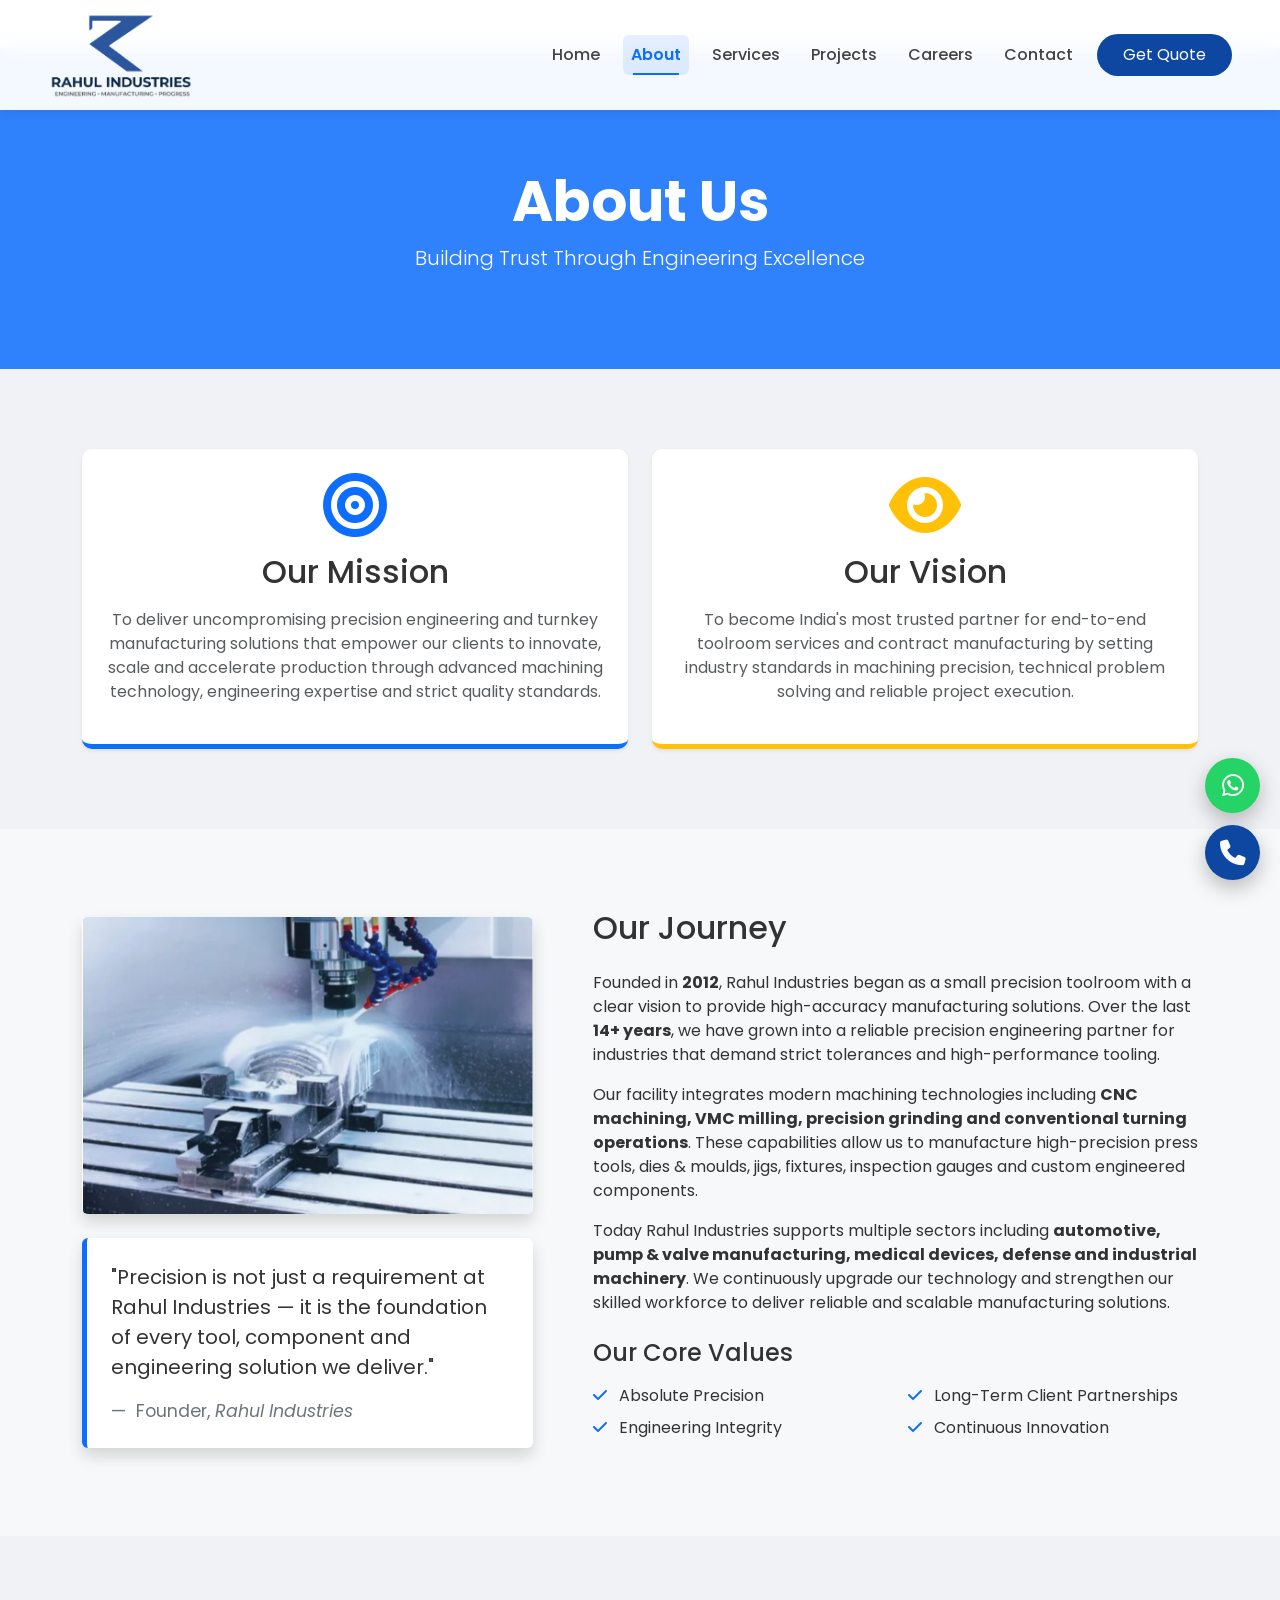
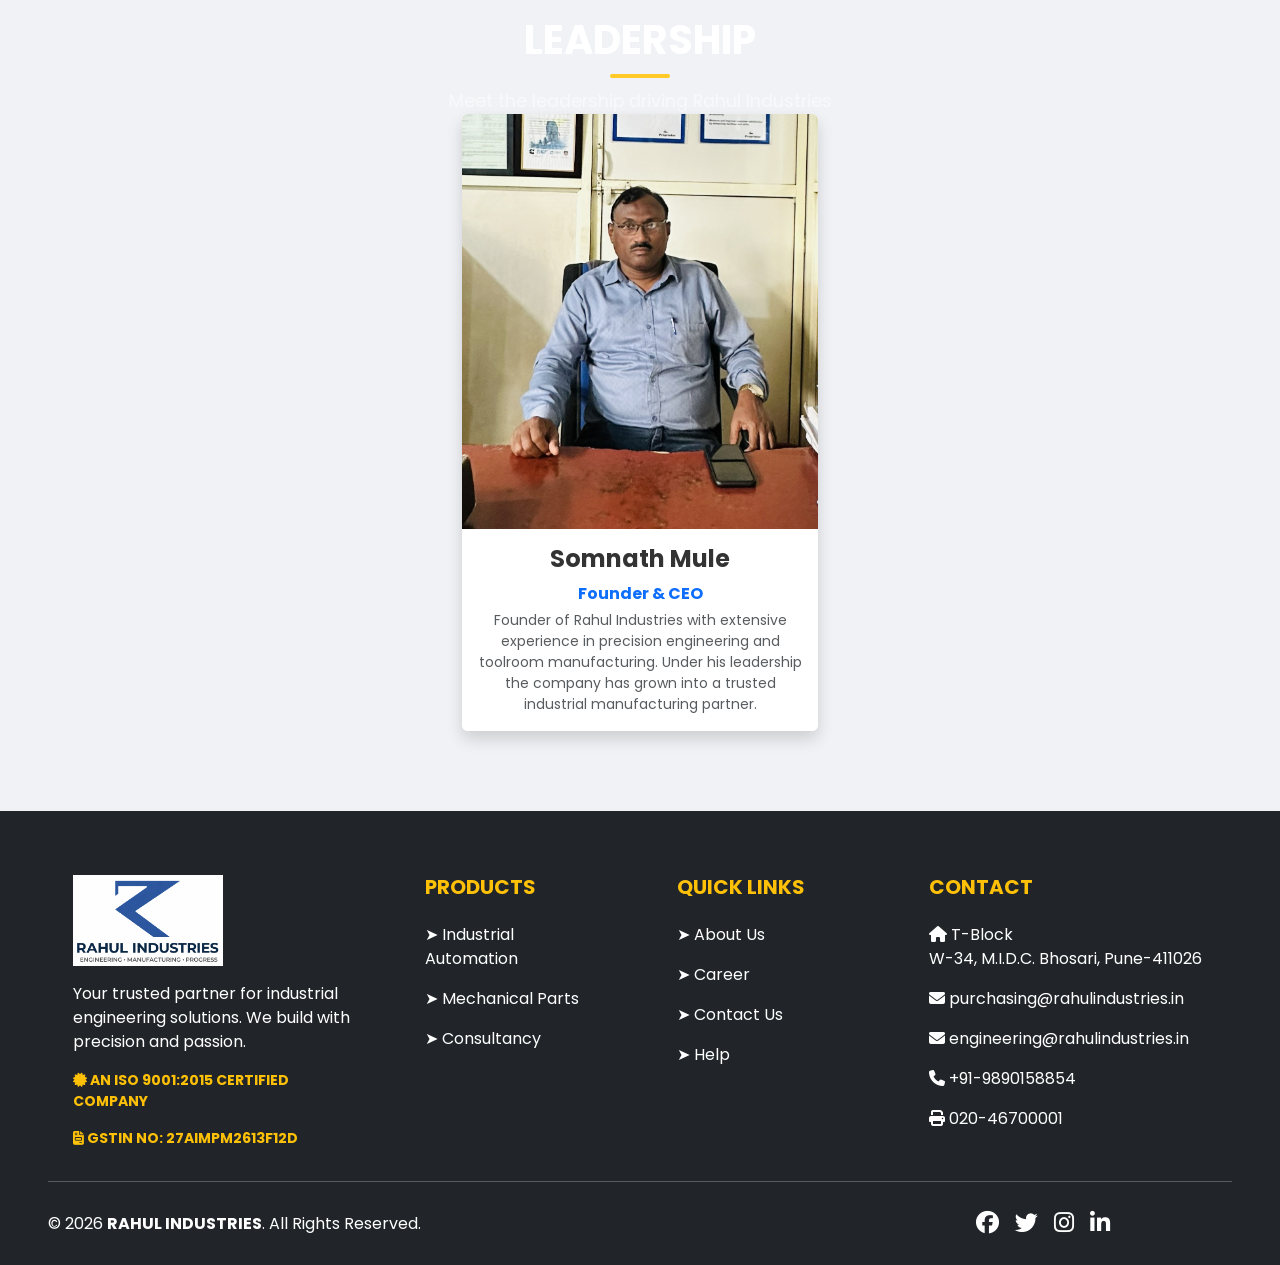
<file: about.html>
<!DOCTYPE html>
<html lang="en">

<head>
    <!-- SEO -->
    <meta charset="UTF-8">
    <meta name="viewport" content="width=device-width, initial-scale=1">
    <title>About Us | RAHUL INDUSTRIES</title>
    <meta name="description"
        content="Learn about RAHUL INDUSTRIES, our 14+ years of experience in precision engineering, CNC machining, and our mission to deliver quality industrial manufacturing solutions.">
    <meta name="keywords"
        content="About RAHUL INDUSTRIES, CNC Machining, VMC Manufacturing, Precision Engineering, Toolroom">
    <meta name="author" content="RAHUL INDUSTRIES">
    <link rel="canonical" href="https://rahulindustries.com/about.html" />

    <!-- Open Graph / Social -->
    <meta property="og:title" content="About Us | RAHUL INDUSTRIES">
    <meta property="og:description"
        content="Learn about RAHUL INDUSTRIES, our 14+ years of experience in precision engineering and reliable manufacturing solutions.">
    <meta property="og:type" content="website">
    <meta property="og:url" content="https://rahulindustries.com/about.html">

    <!-- Bootstrap 5 CSS -->
    <link href="https://cdn.jsdelivr.net/npm/bootstrap@5.3.3/dist/css/bootstrap.min.css" rel="stylesheet">

    <!-- Font Awesome -->
    <link rel="stylesheet" href="https://cdnjs.cloudflare.com/ajax/libs/font-awesome/6.4.0/css/all.min.css">
    <link href="https://fonts.googleapis.com/css2?family=Orbitron:wght@600;700&family=Poppins:wght@400;500&display=swap"
        rel="stylesheet">


    <!-- AOS (Animate On Scroll) -->
    <link href="https://unpkg.com/aos@2.3.1/dist/aos.css" rel="stylesheet">

    <!-- Custom CSS -->
    <link rel="stylesheet" href="assets/css/style.css?v=1.3">
    <link rel="stylesheet" href="/assets/css/about.css">

    <!-- Favicon -->
    <link rel="icon" type="image/png" sizes="32x32" href="/assets/images/Rahul_Industries _Logo.png">
    <link rel="icon" type="image/png" sizes="16x16" href="/assets/images/Rahul_Industries _Logo.png">
    <link rel="apple-touch-icon" href="/assets/images/Rahul_Industries _Logo.png">
    <link rel="icon" type="image/png" sizes="16x16"
        href="/assets/images/Professional _RAHUL INDUSTRIES_ logo design.png">
    <link rel="apple-touch-icon" href="/assets/images/Professional _RAHUL INDUSTRIES_ logo design.png">
</head>

<body>

    <!-- ================= NAVBAR ================= -->
    <nav class="navbar navbar-expand-lg fixed-top">
        <div class="container-fluid px-4 px-lg-5">
            <a class="navbar-brand custom-logo" href="index.html">
                <div class="logo-container">
                    <img src="./assets/images/Rahul_Industries__Logo-removebg-preview.png" alt="Rahul Industries Logo"
                        class="logo-image">
                    <!-- <span class="company-name">RAHUL INDUSTRIES</span> -->
                </div>
            </a>
            <button class="navbar-toggler" type="button" data-bs-toggle="collapse" data-bs-target="#navbarNav">
                <span class="navbar-toggler-icon"></span>
            </button>
            <div class="collapse navbar-collapse" id="navbarNav">
                <ul class="navbar-nav ms-auto align-items-center">
                    <li class="nav-item"><a class="nav-link" href="index.html">Home</a></li>
                    <li class="nav-item"><a class="nav-link active" href="about.html">About</a></li>
                    <li class="nav-item"><a class="nav-link" href="services.html">Services</a></li>
                    <li class="nav-item"><a class="nav-link" href="projects.html">Projects</a></li>
                    <li class="nav-item"><a class="nav-link" href="career.html">Careers</a></li>
                    <li class="nav-item"><a class="nav-link" href="contact.html">Contact</a></li>
                    <li class="nav-item ms-3">
                        <a href="contact.html" class="btn btn-cta">Get Quote</a>
                    </li>
                </ul>
            </div>
        </div>
    </nav>
    <!-- Page Header -->
    <header class="page-header mt-5">
        <div class="container" data-aos="fade-up">
            <h1 class="display-4 fw-bold">About Us</h1>
            <p class="lead">Building Trust Through Engineering Excellence</p>
        </div>
    </header>

    <!-- Mission & Vision -->
    <!-- ================= MISSION & VISION ================= -->
    <section class="section-padding">
        <div class="container">
            <div class="row g-4">

                <!-- Mission -->
                <div class="col-md-6" data-aos="fade-right">
                    <div class="mission-box text-center border-bottom border-5 border-primary p-4 shadow-sm">
                        <i class="fas fa-bullseye fa-4x text-primary mb-3"></i>
                        <h2 class="mb-3">Our Mission</h2>

                        <p class="text-muted">
                            To deliver uncompromising precision engineering and turnkey
                            manufacturing solutions that empower our clients to innovate,
                            scale and accelerate production through advanced machining
                            technology, engineering expertise and strict quality standards.
                        </p>

                    </div>
                </div>

                <!-- Vision -->
                <div class="col-md-6" data-aos="fade-left">
                    <div class="mission-box text-center border-bottom border-5 border-warning p-4 shadow-sm">
                        <i class="fas fa-eye fa-4x text-warning mb-3"></i>
                        <h2 class="mb-3">Our Vision</h2>

                        <p class="text-muted">
                            To become India's most trusted partner for end-to-end toolroom
                            services and contract manufacturing by setting industry standards
                            in machining precision, technical problem solving and reliable
                            project execution.
                        </p>

                    </div>
                </div>

            </div>
        </div>
    </section>


    <!-- ================= COMPANY JOURNEY ================= -->
    <section class="section-padding bg-light">
        <div class="container">

            <div class="row align-items-center">

                <!-- IMAGE -->
                <div class="col-lg-5" data-aos="fade-right">

                    <img src="./assets/images/vmc.png" alt="Rahul Industries Manufacturing"
                        class="img-fluid rounded shadow" loading="lazy">

                    <div class="mt-4 p-4 bg-white shadow rounded border-start border-5 border-primary">

                        <blockquote class="blockquote mb-0">

                            <p class="fs-5 ">
                                "Precision is not just a requirement at Rahul Industries —
                                it is the foundation of every tool, component and engineering
                                solution we deliver."


                            </p>

                            <footer class="blockquote-footer mt-2">
                                Founder, <cite>Rahul Industries</cite>
                            </footer>

                        </blockquote>

                    </div>

                </div>


                <!-- TEXT -->
                <div class="col-lg-7 ps-lg-5" data-aos="fade-left">

                    <h2 class="mb-4">Our Journey</h2>

                    <p>
                        Founded in <strong>2012</strong>, Rahul Industries began as a
                        small precision toolroom with a clear vision to provide
                        high-accuracy manufacturing solutions. Over the last
                        <strong>14+ years</strong>, we have grown into a reliable
                        precision engineering partner for industries that demand
                        strict tolerances and high-performance tooling.
                    </p>

                    <p>
                        Our facility integrates modern machining technologies including
                        <strong>CNC machining, VMC milling, precision grinding and
                            conventional turning operations</strong>. These capabilities
                        allow us to manufacture high-precision press tools,
                        dies & moulds, jigs, fixtures, inspection gauges and
                        custom engineered components.
                    </p>

                    <p>
                        Today Rahul Industries supports multiple sectors including
                        <strong>automotive, pump & valve manufacturing,
                            medical devices, defense and industrial machinery</strong>.
                        We continuously upgrade our technology and strengthen our
                        skilled workforce to deliver reliable and scalable
                        manufacturing solutions.
                    </p>


                    <!-- Core Values -->
                    <h4 class="mt-4 mb-3">Our Core Values</h4>

                    <div class="row">

                        <div class="col-md-6">
                            <ul class="list-unstyled">

                                <li class="mb-2">
                                    <i class="fas fa-check text-primary me-2"></i>
                                    Absolute Precision
                                </li>

                                <li class="mb-2">
                                    <i class="fas fa-check text-primary me-2"></i>
                                    Engineering Integrity
                                </li>

                            </ul>
                        </div>

                        <div class="col-md-6">
                            <ul class="list-unstyled">

                                <li class="mb-2">
                                    <i class="fas fa-check text-primary me-2"></i>
                                    Long-Term Client Partnerships
                                </li>

                                <li class="mb-2">
                                    <i class="fas fa-check text-primary me-2"></i>
                                    Continuous Innovation
                                </li>

                            </ul>
                        </div>

                    </div>

                </div>

            </div>

        </div>
    </section>







    <style>
        .parallax-section {
            /* Replace with a professional industrial background image */
            background-image: linear-gradient(rgba(0, 0, 0, 0.6), rgba(0, 0, 0, 0.7)), url('./assets/images/common-types-of-CNC-machine-900x600\ \(1\).jpg');
            background-attachment: fixed;
            background-position: center;
            background-repeat: no-repeat;
            background-size: cover;
            color: white;
        }

        .team-card {
            transition: transform 0.3s ease;
            border: none;
            overflow: hidden;
        }

        .team-card:hover {
            transform: translateY(-10px);
        }

        /* Keeps the card text dark even if section is dark */
        .team-card .card-body {
            background: white;
            color: #333;
        }
    </style>

    <section class="section-padding parallax-section">
        <div class="container">
            <div class="section-title text-center" data-aos="fade-up">
                <h2 class="text-white">Leadership</h2>
                <p class="text-light">Meet the leadership driving Rahul Industries</p>
            </div>

            <div class="row justify-content-center">
                <div class="col-md-6 col-lg-4" data-aos="zoom-in">
                    <div class="card team-card text-center shadow">
                        <div class="img-container">
                            <img src="./assets/images/Owner RahulINdustries.jpg" class="card-img-top" alt="Founder"
                                loading="lazy">
                        </div>

                        <div class="card-body">
                            <h4 class="card-title fw-bold">Somnath Mule</h4>
                            <p class="text-primary fw-bold mb-1">
                                Founder & CEO
                            </p>
                            <p class="small text-muted">
                                Founder of Rahul Industries with extensive experience
                                in precision engineering and toolroom manufacturing.
                                Under his leadership the company has grown into a
                                trusted industrial manufacturing partner.
                            </p>
                        </div>
                    </div>
                </div>
            </div>
        </div>
    </section>

    <!-- ================= FOOTER ================= -->
    <footer class="bg-dark text-white pt-5 pb-4">
        <div class="container-fluid px-4 px-lg-5 text-center text-md-start">
            <div class="row text-center text-md-start">
                <div class="col-md-3 col-lg-3 col-xl-3 mx-auto mt-3">
                    <img src="./assets/images/Rahul_Industries _Logo.png" alt="Rahul Industries Logo"
                        class="footer-logo mb-3" loading="lazy">
                    <p>Your trusted partner for industrial engineering solutions. We build with precision and
                        passion.
                    </p>
                    <p class="text-warning small fw-bold mt-2"><i class="fas fa-certificate mr-2"></i> AN ISO 9001:2015
                        CERTIFIED COMPANY</p>
                    <p class="text-warning small fw-bold mt-1"><i class="fas fa-file-invoice mr-2"></i> GSTIN NO:
                        27AIMPM2613F12D</p>
                </div>

                <div class="col-md-2 col-lg-2 col-xl-2 mx-auto mt-3">
                    <h5 class="text-uppercase mb-4 fw-bold text-warning">Products</h5>
                    <p><a href="services.html" class="text-white" style="text-decoration: none;">Industrial
                            Automation</a></p>
                    <p><a href="services.html" class="text-white" style="text-decoration: none;">Mechanical Parts</a>
                    </p>
                    <p><a href="services.html" class="text-white" style="text-decoration: none;">Consultancy</a></p>
                </div>

                <div class="col-md-3 col-lg-2 col-xl-2 mx-auto mt-3">
                    <h5 class="text-uppercase mb-4 fw-bold text-warning">Quick Links</h5>
                    <p><a href="about.html" class="text-white" style="text-decoration: none;">About Us</a></p>
                    <p><a href="career.html" class="text-white" style="text-decoration: none;">Career</a></p>
                    <p><a href="contact.html" class="text-white" style="text-decoration: none;">Contact Us</a></p>
                    <p><a href="#" class="text-white" style="text-decoration: none;">Help</a></p>
                </div>

                <div class="col-md-4 col-lg-3 col-xl-3 mx-auto mt-3">
                    <h5 class="text-uppercase mb-4 fw-bold text-warning">Contact</h5>
                    <p><i class="fas fa-home mr-3"></i> T-Block <br>W-34, M.I.D.C. Bhosari, Pune-411026 </p>
                    <p><i class="fas fa-envelope mr-3"></i> purchasing@rahulindustries.in</p>
                    <p><i class="fas fa-envelope mr-3"></i> engineering@rahulindustries.in</p>
                    <p><i class="fas fa-phone mr-3"></i> +91-9890158854</p>
                    <p><i class="fas fa-print mr-3"></i> 020-46700001</p>
                    <!-- <p class="small text-secondary mt-2">ISO Registration No: 12345-ABC-678</p> -->
                </div>
            </div>

            <hr class="mb-4">

            <div class="row align-items-center">
                <div class="col-12 col-md-7 col-lg-8 text-center text-md-start">
                    <p class="mb-3 mb-md-0">© 2026 <strong>RAHUL INDUSTRIES</strong>. All Rights Reserved.</p>
                </div>
                <div class="col-12 col-md-5 col-lg-4">
                    <div class="text-center social-links">
                        <ul class="list-unstyled d-flex justify-content-center gap-3 mb-0 p-0">
                            <li><a href="https://www.facebook.com/" class="btn-floating btn-sm text-white"
                                    style="font-size: 23px;"><i class="fab fa-facebook"></i></a></li>
                            <li><a href="https://twitter.com/" class="btn-floating btn-sm text-white"
                                    style="font-size: 23px;"><i class="fab fa-twitter"></i></a></li>
                            <li><a href="https://www.instagram.com/" class="btn-floating btn-sm text-white"
                                    style="font-size: 23px;"><i class="fab fa-instagram"></i></a></li>
                            <li><a href="https://www.linkedin.com/" class="btn-floating btn-sm text-white"
                                    style="font-size: 23px;"><i class="fab fa-linkedin-in"></i></a></li>
                        </ul>
                    </div>
                </div>
            </div>
        </div>
    </footer>
    <!-- ================= FLOATING ACTION BUTTONS ================= -->
    <div class="floating-actions">

        <!-- WhatsApp Button -->
        <a href="https://wa.me/919890158854" target="_blank" class="fab-btn whatsapp" aria-label="Chat on WhatsApp">
            <i class="fab fa-whatsapp"></i>
        </a>

        <!-- Call Button -->
        <a href="tel:+91-9890158854" class="fab-btn call" aria-label="Call Us">
            <i class="fas fa-phone"></i>
        </a>

    </div>

    <!-- Scripts -->
    <script defer src="https://cdn.jsdelivr.net/npm/bootstrap@5.3.0/dist/js/bootstrap.bundle.min.js"></script>
    <script defer src="https://unpkg.com/aos@2.3.1/dist/aos.js"></script>
    <script defer src="assets/js/script.js"></script>


</body>

</html>
</file>
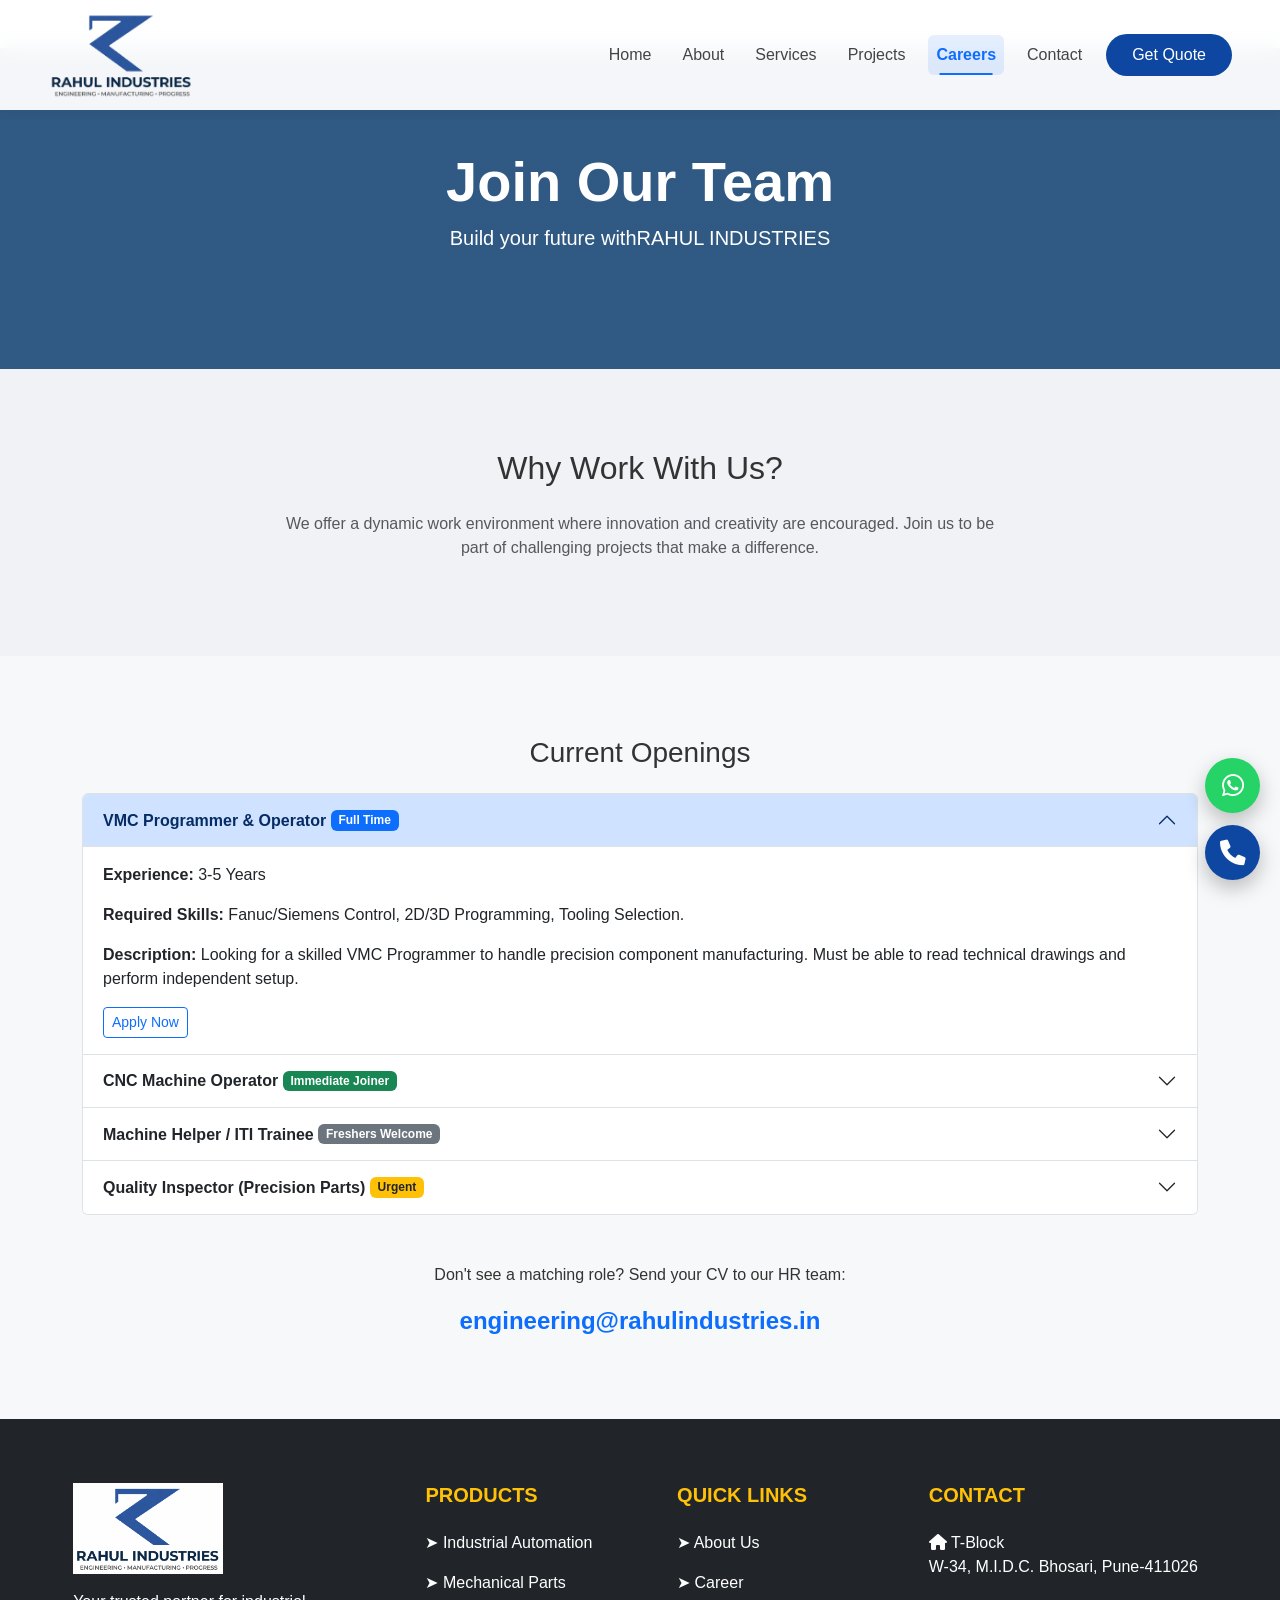
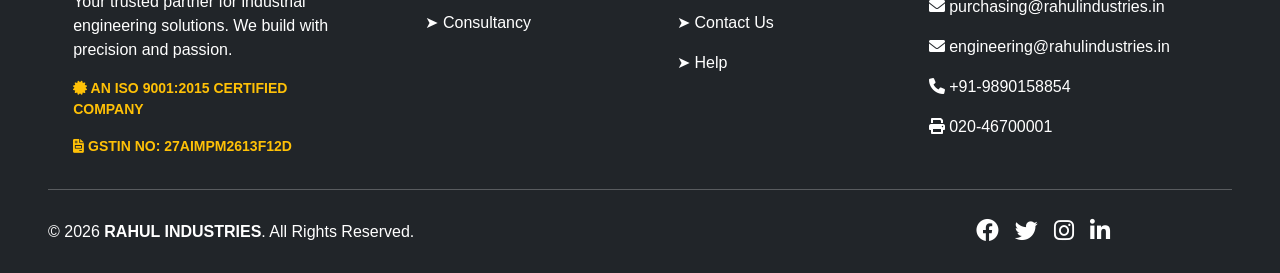
<file: career.html>
<!DOCTYPE html>
<html lang="en">

<head>
    <!-- SEO -->
    <meta charset="UTF-8">
    <meta name="viewport" content="width=device-width, initial-scale=1.0">
    <title>Careers & Jobs | RAHUL INDUSTRIES</title>
    <meta name="description"
        content="Join the RAHUL INDUSTRIES team. We are hiring VMC Programmers, CNC Machine Operators, Quality Inspectors, and Machine Helpers.">
    <meta name="keywords"
        content="CNC Operator Jobs, VMC Programmer Jobs in Pune, Manufacturing Careers, RAHUL INDUSTRIES Careers, Quality Inspector Jobs">
    <meta name="author" content="RAHUL INDUSTRIES">
    <link rel="canonical" href="https://rahulindustries.com/career.html" />

    <!-- Open Graph / Social -->
    <meta property="og:title" content="Careers | RAHUL INDUSTRIES">
    <meta property="og:description" content="Looking for a career in precision manufacturing? Join our team today!">
    <meta property="og:type" content="website">
    <meta property="og:url" content="https://rahulindustries.com/career.html">
    <!-- Bootstrap 5 CSS -->
    <link href="https://cdn.jsdelivr.net/npm/bootstrap@5.3.0/dist/css/bootstrap.min.css" rel="stylesheet">
    <!-- FontAwesome -->
    <link href="https://cdnjs.cloudflare.com/ajax/libs/font-awesome/6.0.0/css/all.min.css" rel="stylesheet">
    <!-- AOS Animation -->
    <link href="https://unpkg.com/aos@2.3.1/dist/aos.css" rel="stylesheet">
    <!-- Custom CSS -->
    <link href="assets/css/style.css" rel="stylesheet">
    <style>
        .page-header-career {
            background: linear-gradient(rgba(0, 51, 102, 0.8), rgba(0, 51, 102, 0.8)), url('https://images.unsplash.com/photo-1521737604893-d14cc237f11d?auto=format&fit=crop&q=80');
            background-size: cover;
            background-position: center;
            color: white;
            padding: 100px 0;
            text-align: center;
        }
    </style>

    <!-- Favicon -->
    <link rel="icon" type="image/png" sizes="32x32" href="/assets/images/Rahul_Industries _Logo.png">
    <link rel="icon" type="image/png" sizes="16x16" href="/assets/images/Rahul_Industries _Logo.png">
    <link rel="apple-touch-icon" href="/assets/images/Rahul_Industries _Logo.png">
    <link rel="icon" type="image/png" sizes="16x16"
        href="/assets/images/Professional _RAHUL INDUSTRIES_ logo design.png">
    <link rel="apple-touch-icon" href="/assets/images/Professional _RAHUL INDUSTRIES_ logo design.png">
</head>

<body>

    <!-- ================= NAVBAR ================= -->
    <nav class="navbar navbar-expand-lg fixed-top">
        <div class="container-fluid px-4 px-lg-5">
            <a class="navbar-brand custom-logo" href="index.html">
                <div class="logo-container">
                    <img src="./assets/images/Rahul_Industries__Logo-removebg-preview.png" alt="Rahul Industries Logo"
                        class="logo-image">
                    <!-- <span class="company-name">RAHUL INDUSTRIES</span> -->
                </div>
            </a>
            <button class="navbar-toggler" type="button" data-bs-toggle="collapse" data-bs-target="#navbarNav">
                <span class="navbar-toggler-icon"></span>
            </button>
            <div class="collapse navbar-collapse" id="navbarNav">
                <ul class="navbar-nav ms-auto align-items-center">
                    <li class="nav-item"><a class="nav-link" href="index.html">Home</a></li>
                    <li class="nav-item"><a class="nav-link" href="about.html">About</a></li>
                    <li class="nav-item"><a class="nav-link" href="services.html">Services</a></li>
                    <li class="nav-item"><a class="nav-link" href="projects.html">Projects</a></li>
                    <li class="nav-item"><a class="nav-link active" href="career.html">Careers</a></li>
                    <li class="nav-item"><a class="nav-link" href="contact.html">Contact</a></li>
                    <li class="nav-item ms-3">
                        <a href="contact.html" class="btn btn-cta">Get Quote</a>
                    </li>
                </ul>
            </div>
        </div>
    </nav>

    <!-- Page Header -->
    <header class="page-header-career mt-5">
        <div class="container" data-aos="fade-up">
            <h1 class="display-4 fw-bold">Join Our Team</h1>
            <p class="lead">Build your future withRAHUL INDUSTRIES</p>
        </div>
    </header>

    <!-- Intro -->
    <section class="section-padding">
        <div class="container text-center">
            <div class="row justify-content-center">
                <div class="col-lg-8" data-aos="fade-up">
                    <h2 class="mb-4">Why Work With Us?</h2>
                    <p class="text-muted">We offer a dynamic work environment where innovation and creativity are
                        encouraged. Join us to be part of challenging projects that make a difference.</p>
                </div>
            </div>
        </div>
    </section>

    <!-- Job Openings (Accordion) -->
    <section class="section-padding bg-light">
        <div class="container">
            <h3 class="mb-4 text-center" data-aos="fade-up">Current Openings</h3>

            <div class="accordion" id="jobAccordion" data-aos="fade-up" data-aos-delay="200">

                <div class="accordion-item">
                    <h2 class="accordion-header" id="headingOne">
                        <button class="accordion-button" type="button" data-bs-toggle="collapse"
                            data-bs-target="#collapseOne" aria-expanded="true" aria-controls="collapseOne">
                            <strong>VMC Programmer & Operator</strong> &nbsp;
                            <span class="badge bg-primary">Full Time</span>
                        </button>
                    </h2>
                    <div id="collapseOne" class="accordion-collapse collapse show" aria-labelledby="headingOne"
                        data-bs-parent="#jobAccordion">
                        <div class="accordion-body">
                            <p><strong>Experience:</strong> 3-5 Years</p>
                            <p><strong>Required Skills:</strong> Fanuc/Siemens Control, 2D/3D Programming, Tooling
                                Selection.</p>
                            <p><strong>Description:</strong> Looking for a skilled VMC Programmer to handle precision
                                component manufacturing. Must be able to read technical drawings and perform independent
                                setup.</p>
                            <a href="mailto:engineering@rahulindustries.in?subject=Application for VMC Programmer"
                                class="btn btn-sm btn-outline-primary">Apply Now</a>
                        </div>
                    </div>
                </div>

                <div class="accordion-item">
                    <h2 class="accordion-header" id="headingTwo">
                        <button class="accordion-button collapsed" type="button" data-bs-toggle="collapse"
                            data-bs-target="#collapseTwo" aria-expanded="false" aria-controls="collapseTwo">
                            <strong>CNC Machine Operator</strong> &nbsp;
                            <span class="badge bg-success">Immediate Joiner</span>
                        </button>
                    </h2>
                    <div id="collapseTwo" class="accordion-collapse collapse" aria-labelledby="headingTwo"
                        data-bs-parent="#jobAccordion">
                        <div class="accordion-body">
                            <p><strong>Experience:</strong> 1-3 Years</p>
                            <p><strong>Description:</strong> Responsible for operating CNC turning centers, performing
                                tool offsets, and maintaining quality standards using measuring instruments like Vernier
                                and Micrometer.</p>
                            <a href="mailto:engineering@rahulindustries.in?subject=Application for CNC Operator"
                                class="btn btn-sm btn-outline-primary">Apply Now</a>
                        </div>
                    </div>
                </div>

                <div class="accordion-item">
                    <h2 class="accordion-header" id="headingThree">
                        <button class="accordion-button collapsed" type="button" data-bs-toggle="collapse"
                            data-bs-target="#collapseThree" aria-expanded="false" aria-controls="collapseThree">
                            <strong>Machine Helper / ITI Trainee</strong> &nbsp;
                            <span class="badge bg-secondary">Freshers Welcome</span>
                        </button>
                    </h2>
                    <div id="collapseThree" class="accordion-collapse collapse" aria-labelledby="headingThree"
                        data-bs-parent="#jobAccordion">
                        <div class="accordion-body">
                            <p><strong>Experience:</strong> 0-1 Year (Freshers can apply)</p>
                            <p><strong>Description:</strong> Assistance in machine loading/unloading, deburring of
                                parts, and maintaining shop floor cleanliness. Great opportunity for ITI freshers to
                                learn CNC/VMC work.</p>
                            <a href="mailto:engineering@rahulindustries.in?subject=Application for Helper Position"
                                class="btn btn-sm btn-outline-primary">Apply Now</a>
                        </div>
                    </div>
                </div>

                <div class="accordion-item">
                    <h2 class="accordion-header" id="headingFour">
                        <button class="accordion-button collapsed" type="button" data-bs-toggle="collapse"
                            data-bs-target="#collapseFour" aria-expanded="false" aria-controls="collapseFour">
                            <strong>Quality Inspector (Precision Parts)</strong> &nbsp;
                            <span class="badge bg-warning text-dark">Urgent</span>
                        </button>
                    </h2>
                    <div id="collapseFour" class="accordion-collapse collapse" aria-labelledby="headingFour"
                        data-bs-parent="#jobAccordion">
                        <div class="accordion-body">
                            <p><strong>Experience:</strong> 2+ Years</p>
                            <p><strong>Description:</strong> Inspection of precision machined components. Must be
                                proficient in using height gauges, bore gauges, and maintaining inspection reports.</p>
                            <a href="mailto:engineering@rahulindustries.in?subject=Application for Quality Inspector"
                                class="btn btn-sm btn-outline-primary">Apply Now</a>
                        </div>
                    </div>
                </div>

            </div>

            <div class="text-center mt-5" data-aos="fade-up">
                <p>Don't see a matching role? Send your CV to our HR team:</p>
                <a href="mailto:engineering@rahulindustries.in"
                    class="fs-4 fw-bold text-decoration-none">engineering@rahulindustries.in</a>
            </div>

        </div>
    </section>

    <!-- ================= FOOTER ================= -->
    <footer class="bg-dark text-white pt-5 pb-4">
        <div class="container-fluid px-4 px-lg-5 text-center text-md-start">
            <div class="row text-center text-md-start">
                <div class="col-md-3 col-lg-3 col-xl-3 mx-auto mt-3">
                    <img src="./assets/images/Rahul_Industries _Logo.png" alt="Rahul Industries Logo"
                        class="footer-logo mb-3" loading="lazy">
                    <p>Your trusted partner for industrial engineering solutions. We build with precision and
                        passion.
                    </p>
                    <p class="text-warning small fw-bold mt-2"><i class="fas fa-certificate mr-2"></i> AN ISO 9001:2015
                        CERTIFIED COMPANY</p>
                    <p class="text-warning small fw-bold mt-1"><i class="fas fa-file-invoice mr-2"></i> GSTIN NO:
                        27AIMPM2613F12D</p>
                </div>

                <div class="col-md-2 col-lg-2 col-xl-2 mx-auto mt-3">
                    <h5 class="text-uppercase mb-4 fw-bold text-warning">Products</h5>
                    <p><a href="services.html" class="text-white" style="text-decoration: none;">Industrial
                            Automation</a></p>
                    <p><a href="services.html" class="text-white" style="text-decoration: none;">Mechanical Parts</a>
                    </p>
                    <p><a href="services.html" class="text-white" style="text-decoration: none;">Consultancy</a></p>
                </div>

                <div class="col-md-3 col-lg-2 col-xl-2 mx-auto mt-3">
                    <h5 class="text-uppercase mb-4 fw-bold text-warning">Quick Links</h5>
                    <p><a href="about.html" class="text-white" style="text-decoration: none;">About Us</a></p>
                    <p><a href="career.html" class="text-white" style="text-decoration: none;">Career</a></p>
                    <p><a href="contact.html" class="text-white" style="text-decoration: none;">Contact Us</a></p>
                    <p><a href="#" class="text-white" style="text-decoration: none;">Help</a></p>
                </div>

                <div class="col-md-4 col-lg-3 col-xl-3 mx-auto mt-3">
                    <h5 class="text-uppercase mb-4 fw-bold text-warning">Contact</h5>
                    <p><i class="fas fa-home mr-3"></i> T-Block <br>W-34, M.I.D.C. Bhosari, Pune-411026 </p>
                    <p><i class="fas fa-envelope mr-3"></i> purchasing@rahulindustries.in</p>
                    <p><i class="fas fa-envelope mr-3"></i> engineering@rahulindustries.in</p>
                    <p><i class="fas fa-phone mr-3"></i> +91-9890158854</p>
                    <p><i class="fas fa-print mr-3"></i> 020-46700001</p>
                    <!-- <p class="small text-secondary mt-2">ISO Registration No: 12345-ABC-678</p> -->
                </div>
            </div>

            <hr class="mb-4">

            <div class="row align-items-center">
                <div class="col-12 col-md-7 col-lg-8 text-center text-md-start">
                    <p class="mb-3 mb-md-0">© 2026 <strong>RAHUL INDUSTRIES</strong>. All Rights Reserved.</p>
                </div>
                <div class="col-12 col-md-5 col-lg-4">
                    <div class="text-center social-links">
                        <ul class="list-unstyled d-flex justify-content-center gap-3 mb-0 p-0">
                            <li><a href="https://www.facebook.com/" class="btn-floating btn-sm text-white"
                                    style="font-size: 23px;"><i class="fab fa-facebook"></i></a></li>
                            <li><a href="https://twitter.com/" class="btn-floating btn-sm text-white"
                                    style="font-size: 23px;"><i class="fab fa-twitter"></i></a></li>
                            <li><a href="https://www.instagram.com/" class="btn-floating btn-sm text-white"
                                    style="font-size: 23px;"><i class="fab fa-instagram"></i></a></li>
                            <li><a href="https://www.linkedin.com/" class="btn-floating btn-sm text-white"
                                    style="font-size: 23px;"><i class="fab fa-linkedin-in"></i></a></li>
                        </ul>
                    </div>
                </div>
            </div>
        </div>
    </footer>

    <!-- ================= FLOATING ACTION BUTTONS ================= -->
    <div class="floating-actions">

        <!-- WhatsApp Button -->
        <a href="https://wa.me/919890158854" target="_blank" class="fab-btn whatsapp" aria-label="Chat on WhatsApp">
            <i class="fab fa-whatsapp"></i>
        </a>

        <!-- Call Button -->
        <a href="tel:+91-9890158854" class="fab-btn call" aria-label="Call Us">
            <i class="fas fa-phone"></i>
        </a>

    </div>

    <!-- Scripts -->
    <script defer src="https://cdn.jsdelivr.net/npm/bootstrap@5.3.0/dist/js/bootstrap.bundle.min.js"></script>
    <script defer src="https://unpkg.com/aos@2.3.1/dist/aos.js"></script>
    <script defer src="assets/js/script.js"></script>


</body>

</html>
</file>
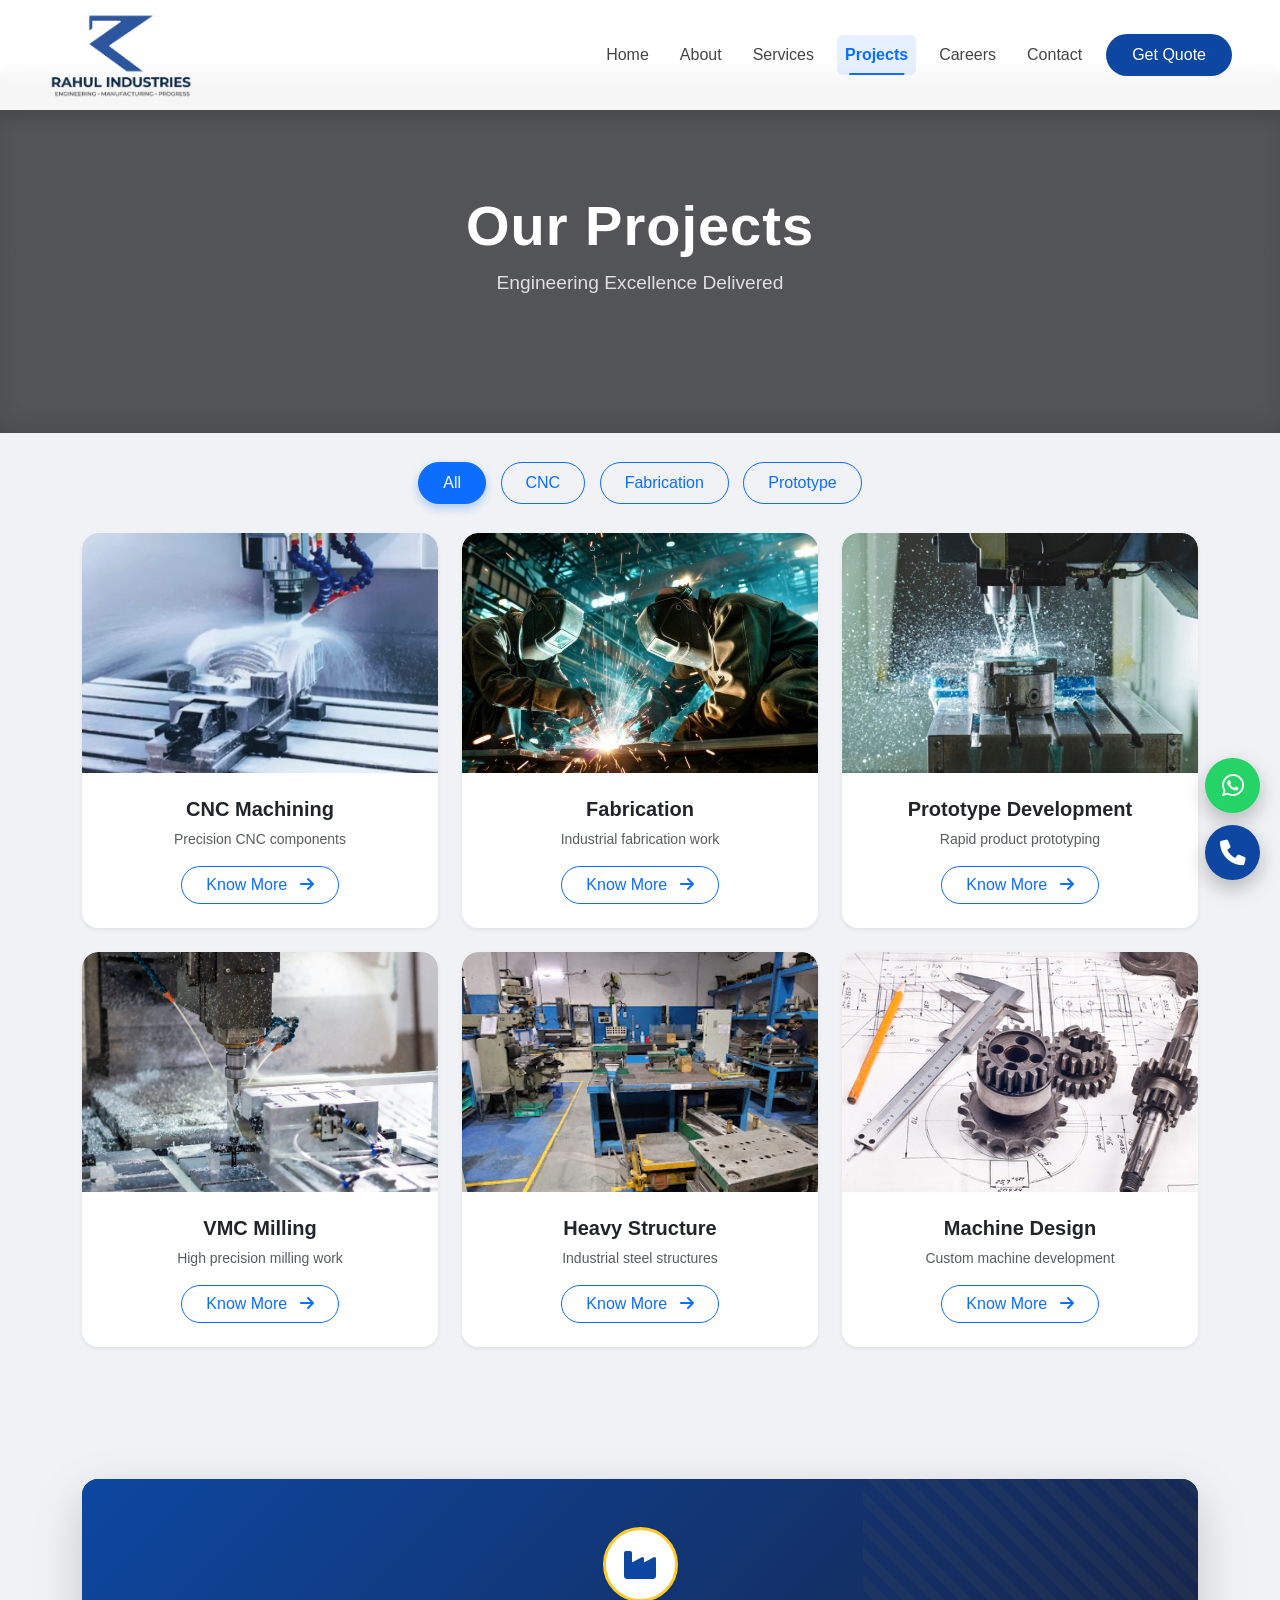
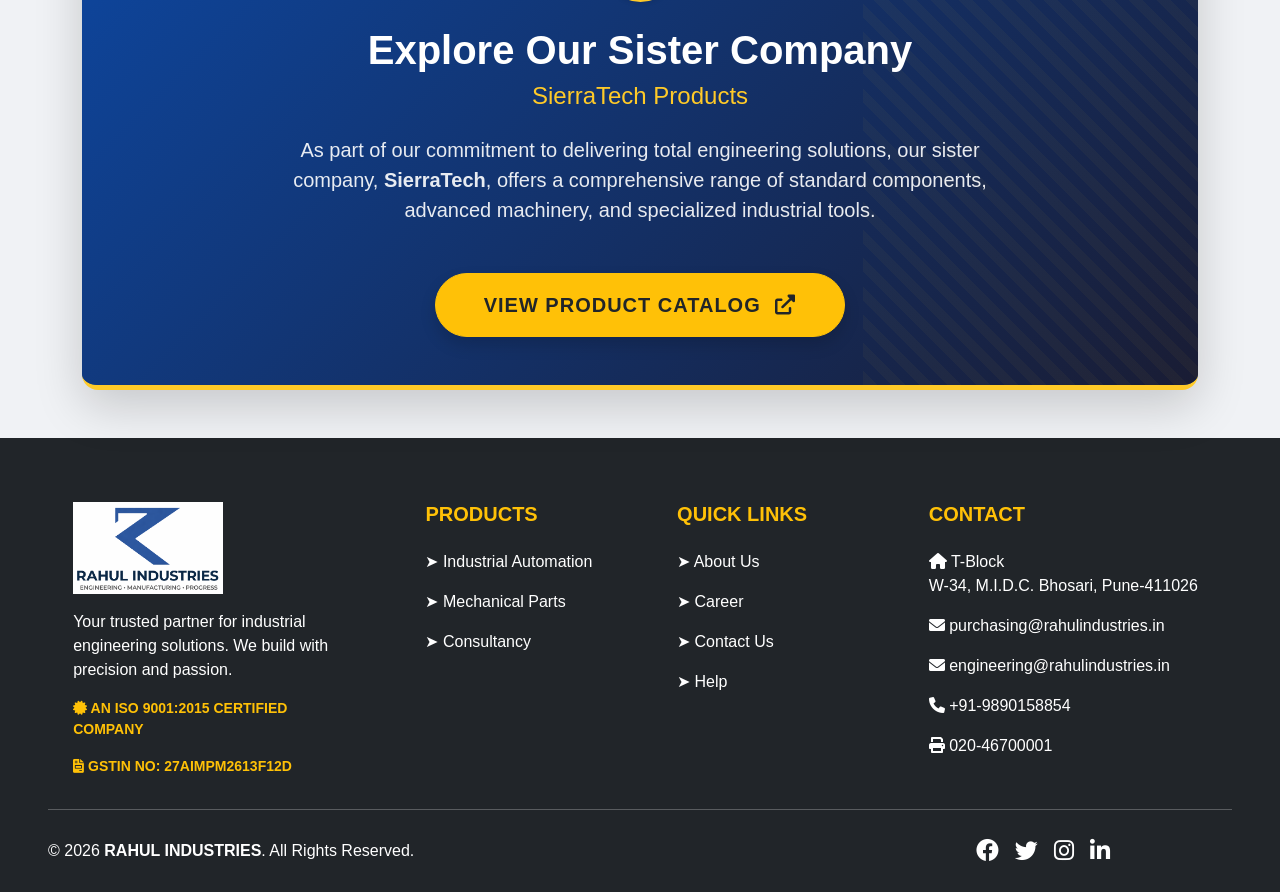
<file: projects.html>
<!DOCTYPE html>
<html lang="en">

<head>
    <!-- SEO -->
    <meta charset="UTF-8">
    <meta name="viewport" content="width=device-width, initial-scale=1.0">
    <title>Our Projects | RAHUL INDUSTRIES</title>
    <meta name="description"
        content="View our portfolio of precision CNC components, heavy fabrication structures, custom machine design, and prototype development projects.">
    <meta name="keywords"
        content="Engineering Projects, CNC Components Portfolio, Fabrication Structures, Prototype Projects, Machine Design">
    <meta name="author" content="RAHUL INDUSTRIES">
    <link rel="canonical" href="https://rahulindustries.com/projects.html" />

    <!-- Open Graph / Social -->
    <meta property="og:title" content="Our Projects | RAHUL INDUSTRIES">
    <meta property="og:description" content="Discover our recent engineering projects and manufacturing excellence.">
    <meta property="og:type" content="website">
    <meta property="og:url" content="https://rahulindustries.com/projects.html">

    <link href="https://cdn.jsdelivr.net/npm/bootstrap@5.3.0/dist/css/bootstrap.min.css" rel="stylesheet">
    <link href="https://cdnjs.cloudflare.com/ajax/libs/font-awesome/6.0.0/css/all.min.css" rel="stylesheet">

    <link rel="stylesheet" href="assets/css/projects.css">
    <link rel="stylesheet" href="assets/css/style.css">
    <link rel="stylesheet" href="assets/css/contact.css">
    <link href="https://unpkg.com/aos@2.3.1/dist/aos.css" rel="stylesheet">

    <!-- Favicon -->
    <link rel="icon" type="image/png" sizes="32x32" href="/assets/images/Rahul_Industries _Logo.png">
    <link rel="icon" type="image/png" sizes="16x16" href="/assets/images/Rahul_Industries _Logo.png">
    <link rel="apple-touch-icon" href="/assets/images/Rahul_Industries _Logo.png">
    <link rel="icon" type="image/png" sizes="16x16"
        href="/assets/images/Professional _RAHUL INDUSTRIES_ logo design.png">
    <link rel="apple-touch-icon" href="/assets/images/Professional _RAHUL INDUSTRIES_ logo design.png">
</head>

<body>

    <!-- NAVBAR -->
    <nav class="navbar navbar-expand-lg fixed-top bg-white shadow">
        <div class="container-fluid px-4 px-lg-5">
            <a class="navbar-brand custom-logo" href="index.html">
                <div class="logo-container">
                    <img src="./assets/images/Rahul_Industries__Logo-removebg-preview.png" alt="Rahul Industries Logo"
                        class="logo-image">
                    <!-- <span class="company-name">RAHUL INDUSTRIES</span> -->
                </div>
            </a>
            <button class="navbar-toggler" data-bs-toggle="collapse" data-bs-target="#navbarNav">
                <span class="navbar-toggler-icon"></span>
            </button>

            <div class="collapse navbar-collapse" id="navbarNav">
                <ul class="navbar-nav ms-auto align-items-center">
                    <li class="nav-item"><a class="nav-link" href="index.html">Home</a></li>
                    <li class="nav-item"><a class="nav-link" href="about.html">About</a></li>
                    <li class="nav-item"><a class="nav-link" href="services.html">Services</a></li>
                    <li class="nav-item"><a class="nav-link active" href="projects.html">Projects</a></li>
                    <li class="nav-item"><a class="nav-link" href="career.html">Careers</a></li>
                    <li class="nav-item"><a class="nav-link" href="contact.html">Contact</a></li>
                    <li class="nav-item ms-3">
                        <a href="contact.html" class="btn btn-cta">Get Quote</a>
                    </li>
                </ul>
            </div>
        </div>
    </nav>

    <!-- HEADER -->
    <section class="project-section">
        <div class="container">
            <h1 class="fw-bold" data-aos="fade-down">Our Projects</h1>
            <p data-aos="fade-up">Engineering Excellence Delivered</p>
        </div>
    </section>

    <!-- FILTER -->
    <div class="container text-center my-4">
        <button class="btn btn-outline-primary filter-btn active" data-filter="all">All</button>
        <button class="btn btn-outline-primary filter-btn" data-filter="cnc">CNC</button>
        <button class="btn btn-outline-primary filter-btn" data-filter="fabrication">Fabrication</button>
        <button class="btn btn-outline-primary filter-btn" data-filter="prototype">Prototype</button>
    </div>

    <!-- PROJECTS -->
    <div class="container project-cards-container">
        <div class="row g-4">

            <!-- Project 1 -->
            <div class="col-md-4 project-item" data-category="cnc">
                <div class="card project-card border-0 h-100 rounded-4 shadow-sm">
                    <div class="card-img-wrapper position-relative overflow-hidden rounded-top-4">
                        <img src="./assets/images/vmc.png" class="card-img-top" alt="CNC Machining" loading="lazy">
                        <div class="card-overlay"></div>
                    </div>
                    <div class="card-body p-4 text-center">
                        <h5 class="fw-bold mb-2">CNC Machining</h5>
                        <p class="text-muted small mb-3">Precision CNC components</p>
                        <button class="btn btn-outline-primary rounded-pill px-4 btn-know-more" data-bs-toggle="modal"
                            data-bs-target="#project1Modal">
                            Know More <i class="fas fa-arrow-right ms-2"></i>
                        </button>
                    </div>
                </div>
            </div>

            <!-- Project 2 -->
            <div class="col-md-4 project-item" data-category="fabrication">
                <div class="card project-card border-0 h-100 rounded-4 shadow-sm">
                    <div class="card-img-wrapper position-relative overflow-hidden rounded-top-4">
                        <img src="./assets/images/heavy Fab.jpg" class="card-img-top" alt="Fabrication" loading="lazy">
                        <div class="card-overlay"></div>
                    </div>
                    <div class="card-body p-4 text-center">
                        <h5 class="fw-bold mb-2">Fabrication</h5>
                        <p class="text-muted small mb-3">Industrial fabrication work</p>
                        <button class="btn btn-outline-primary rounded-pill px-4 btn-know-more" data-bs-toggle="modal"
                            data-bs-target="#project2Modal">
                            Know More <i class="fas fa-arrow-right ms-2"></i>
                        </button>
                    </div>
                </div>
            </div>

            <!-- Project 3 -->
            <div class="col-md-4 project-item" data-category="prototype">
                <div class="card project-card border-0 h-100 rounded-4 shadow-sm">
                    <div class="card-img-wrapper position-relative overflow-hidden rounded-top-4">
                        <img src="./assets/images/common-types-of-CNC-machine-900x600 (1).jpg" class="card-img-top"
                            alt="Prototype Development" loading="lazy">
                        <div class="card-overlay"></div>
                    </div>
                    <div class="card-body p-4 text-center">
                        <h5 class="fw-bold mb-2">Prototype Development</h5>
                        <p class="text-muted small mb-3">Rapid product prototyping</p>
                        <button class="btn btn-outline-primary rounded-pill px-4 btn-know-more" data-bs-toggle="modal"
                            data-bs-target="#project3Modal">
                            Know More <i class="fas fa-arrow-right ms-2"></i>
                        </button>
                    </div>
                </div>
            </div>

            <!-- Project 4 -->
            <div class="col-md-4 project-item" data-category="cnc">
                <div class="card project-card border-0 h-100 rounded-4 shadow-sm">
                    <div class="card-img-wrapper position-relative overflow-hidden rounded-top-4">
                        <img src="./assets/images/VMC Milling.jpg" class="card-img-top" alt="VMC Milling"
                            loading="lazy">
                        <div class="card-overlay"></div>
                    </div>
                    <div class="card-body p-4 text-center">
                        <h5 class="fw-bold mb-2">VMC Milling</h5>
                        <p class="text-muted small mb-3">High precision milling work</p>
                        <button class="btn btn-outline-primary rounded-pill px-4 btn-know-more" data-bs-toggle="modal"
                            data-bs-target="#project4Modal">
                            Know More <i class="fas fa-arrow-right ms-2"></i>
                        </button>
                    </div>
                </div>
            </div>

            <!-- Project 5 -->
            <div class="col-md-4 project-item" data-category="fabrication">
                <div class="card project-card border-0 h-100 rounded-4 shadow-sm">
                    <div class="card-img-wrapper position-relative overflow-hidden rounded-top-4">
                        <img src="./assets/images/toolroom.jpg" class="card-img-top" alt="Heavy Structure"
                            loading="lazy">
                        <div class="card-overlay"></div>
                    </div>
                    <div class="card-body p-4 text-center">
                        <h5 class="fw-bold mb-2">Heavy Structure</h5>
                        <p class="text-muted small mb-3">Industrial steel structures</p>
                        <button class="btn btn-outline-primary rounded-pill px-4 btn-know-more" data-bs-toggle="modal"
                            data-bs-target="#project5Modal">
                            Know More <i class="fas fa-arrow-right ms-2"></i>
                        </button>
                    </div>
                </div>
            </div>

            <!-- Project 6 -->
            <div class="col-md-4 project-item" data-category="prototype">
                <div class="card project-card border-0 h-100 rounded-4 shadow-sm">
                    <div class="card-img-wrapper position-relative overflow-hidden rounded-top-4">
                        <img src="./assets/images/mechanical-designing-service-398.jpg" class="card-img-top"
                            alt="Machine Design" loading="lazy">
                        <div class="card-overlay"></div>
                    </div>
                    <div class="card-body p-4 text-center">
                        <h5 class="fw-bold mb-2">Machine Design</h5>
                        <p class="text-muted small mb-3">Custom machine development</p>
                        <button class="btn btn-outline-primary rounded-pill px-4 btn-know-more" data-bs-toggle="modal"
                            data-bs-target="#project6Modal">
                            Know More <i class="fas fa-arrow-right ms-2"></i>
                        </button>
                    </div>
                </div>
            </div>

        </div>
    </div>
    <br>

    <!-- SISTER COMPANY LINK / PRODUCTS CTA -->
    <div class="container text-center my-5" data-aos="fade-up">
        <div class="sister-company-cta position-relative overflow-hidden rounded-4 shadow-lg p-5 border-0">
            <div class="cta-bg-overlay position-absolute top-0 start-0 w-100 h-100"></div>

            <!-- Professional Accents -->
            <div class="cta-accent position-absolute top-0 end-0 h-100"></div>

            <div class="position-relative" style="z-index: 2;">
                <div class="d-inline-flex align-items-center justify-content-center bg-white rounded-circle shadow-sm mb-4"
                    style="width: 75px; height: 75px; border: 3px solid var(--secondary-color);">
                    <i class="fas fa-industry fa-2x" style="color: var(--primary-color);"></i>
                </div>

                <h2 class="fw-bold text-white mb-2 display-6">Explore Our Sister Company</h2>
                <h4 class="mb-4" style="color: var(--secondary-color);">SierraTech Products</h4>

                <p class="text-white mx-auto mb-5 fs-5" style="max-width: 750px; opacity: 0.9;">
                    As part of our commitment to delivering total engineering solutions, our sister company,
                    <strong>SierraTech</strong>, offers a comprehensive range of standard components, advanced
                    machinery, and specialized industrial tools.
                </p>

                <a href="https://sierratech.in/products" target="_blank"
                    class="btn btn-warning btn-lg rounded-pill px-5 py-3 fw-bold shadow hover-lift text-dark text-uppercase letter-spacing-1">
                    View Product Catalog <i class="fas fa-external-link-alt ms-2"></i>
                </a>
            </div>
        </div>
    </div>

    <!-- MODAL 1 -->
    <div class="modal fade project-modal" id="project1Modal" tabindex="-1" aria-hidden="true">
        <div class="modal-dialog modal-lg modal-dialog-centered">
            <div class="modal-content border-0 shadow rounded-4 overflow-hidden">
                <div class="modal-header border-0 pb-0 position-absolute w-100" style="z-index: 10;">
                    <button type="button" class="btn-close bg-white rounded-circle p-2 m-3 shadow-sm"
                        data-bs-dismiss="modal" aria-label="Close"></button>
                </div>
                <div class="modal-body p-0">
                    <div class="row g-0">
                        <div class="col-md-5">
                            <img src="./assets/images/vmc.png" class="img-fluid h-100 w-100 object-fit-cover modal-img"
                                alt="CNC Machining">
                        </div>
                        <div class="col-md-7 p-4 p-md-5 d-flex flex-column justify-content-center">
                            <h3 class="fw-bold text-dark mb-2">CNC Machining</h3>
                            <p class="text-muted mb-4 pb-2 border-bottom">High precision CNC machining for automotive
                                components with tight tolerances.</p>

                            <div class="d-flex flex-wrap gap-2 mb-4">
                                <span class="badge bg-light text-dark px-3 py-2 border"><i
                                        class="fas fa-cube text-primary me-2"></i>Stainless Steel</span>
                                <span class="badge bg-light text-dark px-3 py-2 border"><i
                                        class="fas fa-crosshairs text-primary me-2"></i>±0.01 mm Accuracy</span>
                                <span class="badge bg-light text-dark px-3 py-2 border"><i
                                        class="fas fa-car text-primary me-2"></i>Automotive</span>
                            </div>

                            <h6 class="fw-bold text-uppercase text-primary mb-3 text-sm">Key Highlights</h6>
                            <ul class="list-unstyled mb-4">
                                <li class="mb-2"><i class="fas fa-check-circle text-success me-2"></i>Advanced CNC
                                    programming</li>
                                <li class="mb-2"><i class="fas fa-check-circle text-success me-2"></i>Precision
                                    finishing</li>
                                <li class="mb-2"><i class="fas fa-check-circle text-success me-2"></i>Quality inspection
                                </li>
                            </ul>

                            <div class="alert alert-light border-start border-primary border-4 py-2 px-3 mb-0">
                                <small class="text-dark fw-medium mb-0">Note: Delivered high accuracy and consistent
                                    production quality.</small>
                            </div>
                            <div class="mt-4 mt-2 d-flex flex-column gap-2">
                                <a href="https://wa.me/919890158854?text=Hi,%20I'm%20interested%20in%20your%20CNC%20Machining%20project.%20Please%20provide%20more%20details."
                                    target="_blank"
                                    class="btn btn-success rounded-pill px-4 pt-2 pb-2 shadow-sm w-100 fw-medium">
                                    <i class="fab fa-whatsapp me-2 fs-5 align-middle"></i> Inquire via WhatsApp
                                </a>
                                <a href="contact.html?type=project&service=CNC+Machining"
                                    class="btn btn-primary rounded-pill px-4 pt-2 pb-2 shadow-sm w-100 fw-medium">
                                    <i class="fas fa-envelope me-2 fs-5 align-middle"></i> Inquire via Email
                                </a>
                            </div>
                        </div>
                    </div>
                </div>
            </div>
        </div>
    </div>

    <!-- MODAL 2 -->
    <div class="modal fade project-modal" id="project2Modal" tabindex="-1" aria-hidden="true">
        <div class="modal-dialog modal-lg modal-dialog-centered">
            <div class="modal-content border-0 shadow rounded-4 overflow-hidden">
                <div class="modal-header border-0 pb-0 position-absolute w-100" style="z-index: 10;">
                    <button type="button" class="btn-close bg-white rounded-circle p-2 m-3 shadow-sm"
                        data-bs-dismiss="modal" aria-label="Close"></button>
                </div>
                <div class="modal-body p-0">
                    <div class="row g-0">
                        <div class="col-md-5">
                            <img src="./assets/images/heavy Fab.jpg"
                                class="img-fluid h-100 w-100 object-fit-cover modal-img" alt="Fabrication">
                        </div>
                        <div class="col-md-7 p-4 p-md-5 d-flex flex-column justify-content-center">
                            <h3 class="fw-bold text-dark mb-2">Fabrication Project</h3>
                            <p class="text-muted mb-4 pb-2 border-bottom">Heavy fabrication structures designed for
                                industrial applications.</p>

                            <div class="d-flex flex-wrap gap-2 mb-4">
                                <span class="badge bg-light text-dark px-3 py-2 border"><i
                                        class="fas fa-layer-group text-primary me-2"></i>Mild Steel</span>
                                <span class="badge bg-light text-dark px-3 py-2 border"><i
                                        class="fas fa-fire text-primary me-2"></i>Welding & Cutting</span>
                                <span class="badge bg-light text-dark px-3 py-2 border"><i
                                        class="fas fa-industry text-primary me-2"></i>Manufacturing</span>
                            </div>

                            <h6 class="fw-bold text-uppercase text-primary mb-3 text-sm">Key Highlights</h6>
                            <ul class="list-unstyled mb-4">
                                <li class="mb-2"><i class="fas fa-check-circle text-success me-2"></i>Strong structural
                                    design</li>
                                <li class="mb-2"><i class="fas fa-check-circle text-success me-2"></i>High durability
                                </li>
                                <li class="mb-2"><i class="fas fa-check-circle text-success me-2"></i>Industrial-grade
                                    welding</li>
                            </ul>

                            <div class="alert alert-light border-start border-primary border-4 py-2 px-3 mb-0">
                                <small class="text-dark fw-medium mb-0">Note: Built for long-term heavy-duty usage in
                                    industrial environments.</small>
                            </div>
                            <div class="mt-4 mt-2 d-flex flex-column gap-2">
                                <a href="https://wa.me/919890158854?text=Hi,%20I'm%20interested%20in%20your%20Fabrication%20Project.%20Please%20provide%20more%20details."
                                    target="_blank"
                                    class="btn btn-success rounded-pill px-4 pt-2 pb-2 shadow-sm w-100 fw-medium">
                                    <i class="fab fa-whatsapp me-2 fs-5 align-middle"></i> Inquire via WhatsApp
                                </a>
                                <a href="contact.html?type=project&service=Fabrication"
                                    class="btn btn-primary rounded-pill px-4 pt-2 pb-2 shadow-sm w-100 fw-medium">
                                    <i class="fas fa-envelope me-2 fs-5 align-middle"></i> Inquire via Email
                                </a>
                            </div>
                        </div>
                    </div>
                </div>
            </div>
        </div>
    </div>

    <!-- MODAL 3 -->
    <div class="modal fade project-modal" id="project3Modal" tabindex="-1" aria-hidden="true">
        <div class="modal-dialog modal-lg modal-dialog-centered">
            <div class="modal-content border-0 shadow rounded-4 overflow-hidden">
                <div class="modal-header border-0 pb-0 position-absolute w-100" style="z-index: 10;">
                    <button type="button" class="btn-close bg-white rounded-circle p-2 m-3 shadow-sm"
                        data-bs-dismiss="modal" aria-label="Close"></button>
                </div>
                <div class="modal-body p-0">
                    <div class="row g-0">
                        <div class="col-md-5">
                            <img src="./assets/images/common-types-of-CNC-machine-900x600 (1).jpg"
                                class="img-fluid h-100 w-100 object-fit-cover modal-img" alt="Prototype Development">
                        </div>
                        <div class="col-md-7 p-4 p-md-5 d-flex flex-column justify-content-center">
                            <h3 class="fw-bold text-dark mb-2">Prototype Development</h3>
                            <p class="text-muted mb-4 pb-2 border-bottom">Rapid prototyping for new product development
                                and testing.</p>

                            <div class="d-flex flex-wrap gap-2 mb-4">
                                <span class="badge bg-light text-dark px-3 py-2 border"><i
                                        class="fas fa-cubes text-primary me-2"></i>3D Modeling</span>
                                <span class="badge bg-light text-dark px-3 py-2 border"><i
                                        class="fas fa-bolt text-primary me-2"></i>Fast Turnaround</span>
                                <span class="badge bg-light text-dark px-3 py-2 border"><i
                                        class="fas fa-vial text-primary me-2"></i>Testing</span>
                            </div>

                            <h6 class="fw-bold text-uppercase text-primary mb-3 text-sm">Key Highlights</h6>
                            <ul class="list-unstyled mb-4">
                                <li class="mb-2"><i class="fas fa-check-circle text-success me-2"></i>Quick development
                                    cycle</li>
                                <li class="mb-2"><i class="fas fa-check-circle text-success me-2"></i>Design validation
                                </li>
                                <li class="mb-2"><i class="fas fa-check-circle text-success me-2"></i>Performance
                                    testing</li>
                            </ul>

                            <div class="alert alert-light border-start border-primary border-4 py-2 px-3 mb-0">
                                <small class="text-dark fw-medium mb-0">Note: Ensured product feasibility before mass
                                    production.</small>
                            </div>
                            <div class="mt-4 mt-2 d-flex flex-column gap-2">
                                <a href="https://wa.me/919890158854?text=Hi,%20I'm%20interested%20in%20your%20Prototype%20Development%20services.%20Please%20provide%20more%20details."
                                    target="_blank"
                                    class="btn btn-success rounded-pill px-4 pt-2 pb-2 shadow-sm w-100 fw-medium">
                                    <i class="fab fa-whatsapp me-2 fs-5 align-middle"></i> Inquire via WhatsApp
                                </a>
                                <a href="contact.html?type=project&service=Prototype+Development"
                                    class="btn btn-primary rounded-pill px-4 pt-2 pb-2 shadow-sm w-100 fw-medium">
                                    <i class="fas fa-envelope me-2 fs-5 align-middle"></i> Inquire via Email
                                </a>
                            </div>
                        </div>
                    </div>
                </div>
            </div>
        </div>
    </div>

    <!-- MODAL 4 -->
    <div class="modal fade project-modal" id="project4Modal" tabindex="-1" aria-hidden="true">
        <div class="modal-dialog modal-lg modal-dialog-centered">
            <div class="modal-content border-0 shadow rounded-4 overflow-hidden">
                <div class="modal-header border-0 pb-0 position-absolute w-100" style="z-index: 10;">
                    <button type="button" class="btn-close bg-white rounded-circle p-2 m-3 shadow-sm"
                        data-bs-dismiss="modal" aria-label="Close"></button>
                </div>
                <div class="modal-body p-0">
                    <div class="row g-0">
                        <div class="col-md-5">
                            <img src="./assets/images/VMC Milling.jpg"
                                class="img-fluid h-100 w-100 object-fit-cover modal-img" alt="VMC Milling">
                        </div>
                        <div class="col-md-7 p-4 p-md-5 d-flex flex-column justify-content-center">
                            <h3 class="fw-bold text-dark mb-2">VMC Milling</h3>
                            <p class="text-muted mb-4 pb-2 border-bottom">High precision VMC milling operations for
                                industrial components.</p>

                            <div class="d-flex flex-wrap gap-2 mb-4">
                                <span class="badge bg-light text-dark px-3 py-2 border"><i
                                        class="fas fa-cogs text-primary me-2"></i>VMC Machine</span>
                                <span class="badge bg-light text-dark px-3 py-2 border"><i
                                        class="fas fa-sync text-primary me-2"></i>Multi-axis Machining</span>
                                <span class="badge bg-light text-dark px-3 py-2 border"><i
                                        class="fas fa-tools text-primary me-2"></i>Engineering</span>
                            </div>

                            <h6 class="fw-bold text-uppercase text-primary mb-3 text-sm">Key Highlights</h6>
                            <ul class="list-unstyled mb-4">
                                <li class="mb-2"><i class="fas fa-check-circle text-success me-2"></i>High-speed
                                    machining</li>
                                <li class="mb-2"><i class="fas fa-check-circle text-success me-2"></i>Precision tooling
                                </li>
                                <li class="mb-2"><i class="fas fa-check-circle text-success me-2"></i>Complex part
                                    handling</li>
                            </ul>

                            <div class="alert alert-light border-start border-primary border-4 py-2 px-3 mb-0">
                                <small class="text-dark fw-medium mb-0">Note: Handled complex geometries with excellent
                                    surface finish.</small>
                            </div>
                            <div class="mt-4 mt-2 d-flex flex-column gap-2">
                                <a href="https://wa.me/919890158854?text=Hi,%20I'm%20interested%20in%20your%20VMC%20Milling%20services.%20Please%20provide%20more%20details."
                                    target="_blank"
                                    class="btn btn-success rounded-pill px-4 pt-2 pb-2 shadow-sm w-100 fw-medium">
                                    <i class="fab fa-whatsapp me-2 fs-5 align-middle"></i> Inquire via WhatsApp
                                </a>
                                <a href="contact.html?type=project&service=VMC+Milling"
                                    class="btn btn-primary rounded-pill px-4 pt-2 pb-2 shadow-sm w-100 fw-medium">
                                    <i class="fas fa-envelope me-2 fs-5 align-middle"></i> Inquire via Email
                                </a>
                            </div>
                        </div>
                    </div>
                </div>
            </div>
        </div>
    </div>

    <!-- MODAL 5 -->
    <div class="modal fade project-modal" id="project5Modal" tabindex="-1" aria-hidden="true">
        <div class="modal-dialog modal-lg modal-dialog-centered">
            <div class="modal-content border-0 shadow rounded-4 overflow-hidden">
                <div class="modal-header border-0 pb-0 position-absolute w-100" style="z-index: 10;">
                    <button type="button" class="btn-close bg-white rounded-circle p-2 m-3 shadow-sm"
                        data-bs-dismiss="modal" aria-label="Close"></button>
                </div>
                <div class="modal-body p-0">
                    <div class="row g-0">
                        <div class="col-md-5">
                            <img src="./assets/images/vmc.png" class="img-fluid h-100 w-100 object-fit-cover modal-img"
                                alt="Heavy Structure">
                        </div>
                        <div class="col-md-7 p-4 p-md-5 d-flex flex-column justify-content-center">
                            <h3 class="fw-bold text-dark mb-2">Heavy Fabrication</h3>
                            <p class="text-muted mb-4 pb-2 border-bottom">Large-scale industrial fabrication project for
                                structural applications.</p>

                            <div class="d-flex flex-wrap gap-2 mb-4">
                                <span class="badge bg-light text-dark px-3 py-2 border"><i
                                        class="fas fa-cube text-primary me-2"></i>Steel</span>
                                <span class="badge bg-light text-dark px-3 py-2 border"><i
                                        class="fas fa-weight-hanging text-primary me-2"></i>Heavy Duty Load</span>
                                <span class="badge bg-light text-dark px-3 py-2 border"><i
                                        class="fas fa-oil-can text-primary me-2"></i>Oil & Gas</span>
                            </div>

                            <h6 class="fw-bold text-uppercase text-primary mb-3 text-sm">Key Highlights</h6>
                            <ul class="list-unstyled mb-4">
                                <li class="mb-2"><i class="fas fa-check-circle text-success me-2"></i>High load-bearing
                                    capacity</li>
                                <li class="mb-2"><i class="fas fa-check-circle text-success me-2"></i>Durable
                                    construction</li>
                                <li class="mb-2"><i class="fas fa-check-circle text-success me-2"></i>Precision
                                    alignment</li>
                            </ul>

                            <div class="alert alert-light border-start border-primary border-4 py-2 px-3 mb-0">
                                <small class="text-dark fw-medium mb-0">Note: Designed for extreme industrial conditions
                                    and long life.</small>
                            </div>
                            <div class="mt-4 mt-2 d-flex flex-column gap-2">
                                <a href="https://wa.me/919890158854?text=Hi,%20I'm%20interested%20in%20your%20Heavy%20Fabrication%20services.%20Please%20provide%20more%20details."
                                    target="_blank"
                                    class="btn btn-success rounded-pill px-4 pt-2 pb-2 shadow-sm w-100 fw-medium">
                                    <i class="fab fa-whatsapp me-2 fs-5 align-middle"></i> Inquire via WhatsApp
                                </a>
                                <a href="contact.html?type=project&service=Fabrication"
                                    class="btn btn-primary rounded-pill px-4 pt-2 pb-2 shadow-sm w-100 fw-medium">
                                    <i class="fas fa-envelope me-2 fs-5 align-middle"></i> Inquire via Email
                                </a>
                            </div>
                        </div>
                    </div>
                </div>
            </div>
        </div>
    </div>

    <!-- MODAL 6 -->
    <div class="modal fade project-modal" id="project6Modal" tabindex="-1" aria-hidden="true">
        <div class="modal-dialog modal-lg modal-dialog-centered">
            <div class="modal-content border-0 shadow rounded-4 overflow-hidden">
                <div class="modal-header border-0 pb-0 position-absolute w-100" style="z-index: 10;">
                    <button type="button" class="btn-close bg-white rounded-circle p-2 m-3 shadow-sm"
                        data-bs-dismiss="modal" aria-label="Close"></button>
                </div>
                <div class="modal-body p-0">
                    <div class="row g-0">
                        <div class="col-md-5">
                            <img src="./assets/images/mechanical-designing-service-398.jpg"
                                class="img-fluid h-100 w-100 object-fit-cover modal-img" alt="Machine Design">
                        </div>
                        <div class="col-md-7 p-4 p-md-5 d-flex flex-column justify-content-center">
                            <h3 class="fw-bold text-dark mb-2">Machine Design</h3>
                            <p class="text-muted mb-4 pb-2 border-bottom">Custom machine design and development from
                                concept to production.</p>

                            <div class="d-flex flex-wrap gap-2 mb-4">
                                <span class="badge bg-light text-dark px-3 py-2 border"><i
                                        class="fas fa-desktop text-primary me-2"></i>3D CAD Design</span>
                                <span class="badge bg-light text-dark px-3 py-2 border"><i
                                        class="fas fa-project-diagram text-primary me-2"></i>End-to-End Process</span>
                                <span class="badge bg-light text-dark px-3 py-2 border"><i
                                        class="fas fa-robot text-primary me-2"></i>Industrial Automation</span>
                            </div>

                            <h6 class="fw-bold text-uppercase text-primary mb-3 text-sm">Key Highlights</h6>
                            <ul class="list-unstyled mb-4">
                                <li class="mb-2"><i class="fas fa-check-circle text-success me-2"></i>Custom engineering
                                    solutions</li>
                                <li class="mb-2"><i class="fas fa-check-circle text-success me-2"></i>Prototype to
                                    production</li>
                                <li class="mb-2"><i class="fas fa-check-circle text-success me-2"></i>Performance
                                    optimization</li>
                            </ul>

                            <div class="alert alert-light border-start border-primary border-4 py-2 px-3 mb-0">
                                <small class="text-dark fw-medium mb-0">Note: Focused on efficiency, durability, and
                                    innovation.</small>
                            </div>
                            <div class="mt-4 mt-2 d-flex flex-column gap-2">
                                <a href="https://wa.me/919890158854?text=Hi,%20I'm%20interested%20in%20your%20Machine%20Design%20services.%20Please%20provide%20more%20details."
                                    target="_blank"
                                    class="btn btn-success rounded-pill px-4 pt-2 pb-2 shadow-sm w-100 fw-medium">
                                    <i class="fab fa-whatsapp me-2 fs-5 align-middle"></i> Inquire via WhatsApp
                                </a>
                                <a href="contact.html?type=project"
                                    class="btn btn-primary rounded-pill px-4 pt-2 pb-2 shadow-sm w-100 fw-medium">
                                    <i class="fas fa-envelope me-2 fs-5 align-middle"></i> Inquire via Email
                                </a>
                            </div>
                        </div>
                    </div>
                </div>
            </div>
        </div>
    </div>


    <!-- ================= FOOTER ================= -->
    <!-- ================= FOOTER ================= -->
    <footer class="bg-dark text-white pt-5 pb-4">
        <div class="container-fluid px-4 px-lg-5 text-center text-md-start">
            <div class="row text-center text-md-start">
                <div class="col-md-3 col-lg-3 col-xl-3 mx-auto mt-3">
                    <img src="./assets/images/Rahul_Industries _Logo.png" alt="Rahul Industries Logo"
                        class="footer-logo mb-3" loading="lazy">
                    <p>Your trusted partner for industrial engineering solutions. We build with precision and
                        passion.
                    </p>
                    <p class="text-warning small fw-bold mt-2"><i class="fas fa-certificate mr-2"></i> AN ISO 9001:2015
                        CERTIFIED COMPANY</p>
                    <p class="text-warning small fw-bold mt-1"><i class="fas fa-file-invoice mr-2"></i> GSTIN NO:
                        27AIMPM2613F12D</p>
                </div>

                <div class="col-md-2 col-lg-2 col-xl-2 mx-auto mt-3">
                    <h5 class="text-uppercase mb-4 fw-bold text-warning">Products</h5>
                    <p><a href="services.html" class="text-white" style="text-decoration: none;">Industrial
                            Automation</a></p>
                    <p><a href="services.html" class="text-white" style="text-decoration: none;">Mechanical Parts</a>
                    </p>
                    <p><a href="services.html" class="text-white" style="text-decoration: none;">Consultancy</a></p>
                </div>

                <div class="col-md-3 col-lg-2 col-xl-2 mx-auto mt-3">
                    <h5 class="text-uppercase mb-4 fw-bold text-warning">Quick Links</h5>
                    <p><a href="about.html" class="text-white" style="text-decoration: none;">About Us</a></p>
                    <p><a href="career.html" class="text-white" style="text-decoration: none;">Career</a></p>
                    <p><a href="contact.html" class="text-white" style="text-decoration: none;">Contact Us</a></p>
                    <p><a href="#" class="text-white" style="text-decoration: none;">Help</a></p>
                </div>

                <div class="col-md-4 col-lg-3 col-xl-3 mx-auto mt-3">
                    <h5 class="text-uppercase mb-4 fw-bold text-warning">Contact</h5>
                    <p><i class="fas fa-home mr-3"></i> T-Block <br>W-34, M.I.D.C. Bhosari, Pune-411026 </p>
                    <p><i class="fas fa-envelope mr-3"></i> purchasing@rahulindustries.in</p>
                    <p><i class="fas fa-envelope mr-3"></i> engineering@rahulindustries.in</p>
                    <p><i class="fas fa-phone mr-3"></i> +91-9890158854</p>
                    <p><i class="fas fa-print mr-3"></i> 020-46700001</p>
                    <!-- <p class="small text-secondary mt-2">ISO Registration No: 12345-ABC-678</p> -->
                </div>
            </div>

            <hr class="mb-4">

            <div class="row align-items-center">
                <div class="col-12 col-md-7 col-lg-8 text-center text-md-start">
                    <p class="mb-3 mb-md-0">© 2026 <strong>RAHUL INDUSTRIES</strong>. All Rights Reserved.</p>
                </div>
                <div class="col-12 col-md-5 col-lg-4">
                    <div class="text-center social-links">
                        <ul class="list-unstyled d-flex justify-content-center gap-3 mb-0 p-0">
                            <li><a href="https://www.facebook.com/" class="btn-floating btn-sm text-white"
                                    style="font-size: 23px;"><i class="fab fa-facebook"></i></a></li>
                            <li><a href="https://twitter.com/" class="btn-floating btn-sm text-white"
                                    style="font-size: 23px;"><i class="fab fa-twitter"></i></a></li>
                            <li><a href="https://www.instagram.com/" class="btn-floating btn-sm text-white"
                                    style="font-size: 23px;"><i class="fab fa-instagram"></i></a></li>
                            <li><a href="https://www.linkedin.com/" class="btn-floating btn-sm text-white"
                                    style="font-size: 23px;"><i class="fab fa-linkedin-in"></i></a></li>
                        </ul>
                    </div>
                </div>
            </div>
        </div>
    </footer>

    <!-- ================= FLOATING ACTION BUTTONS ================= -->
    <div class="floating-actions">
        <!-- whatsapp Button  -->
        <a href="https://wa.me/919890158854" target="_blank" class="fab-btn whatsapp" aria-label="Chat on WhatsApp">
            <i class="fab fa-whatsapp"></i>
        </a>

        <!-- Call Button -->
        <a href="tel:+91-9890158854" class="fab-btn call" aria-label="Call Us">
            <i class="fas fa-phone"></i>
        </a>

    </div>

    <!-- JS -->
    <script defer src="https://cdn.jsdelivr.net/npm/bootstrap@5.3.0/dist/js/bootstrap.bundle.min.js"></script>

    <script>
        // FILTER
        document.querySelectorAll(".filter-btn").forEach(btn => {
            btn.onclick = () => {
                let filter = btn.dataset.filter;

                document.querySelectorAll(".filter-btn").forEach(b => b.classList.remove("active"));
                btn.classList.add("active");

                document.querySelectorAll(".project-item").forEach(item => {
                    item.style.display =
                        (filter === "all" || item.dataset.category === filter)
                            ? "block"
                            : "none";
                });
            };
        });
    </script>

    <script defer src="https://unpkg.com/aos@2.3.1/dist/aos.js"></script>
    <script defer src="assets/js/script.js"></script>

</body>

</html>
</file>
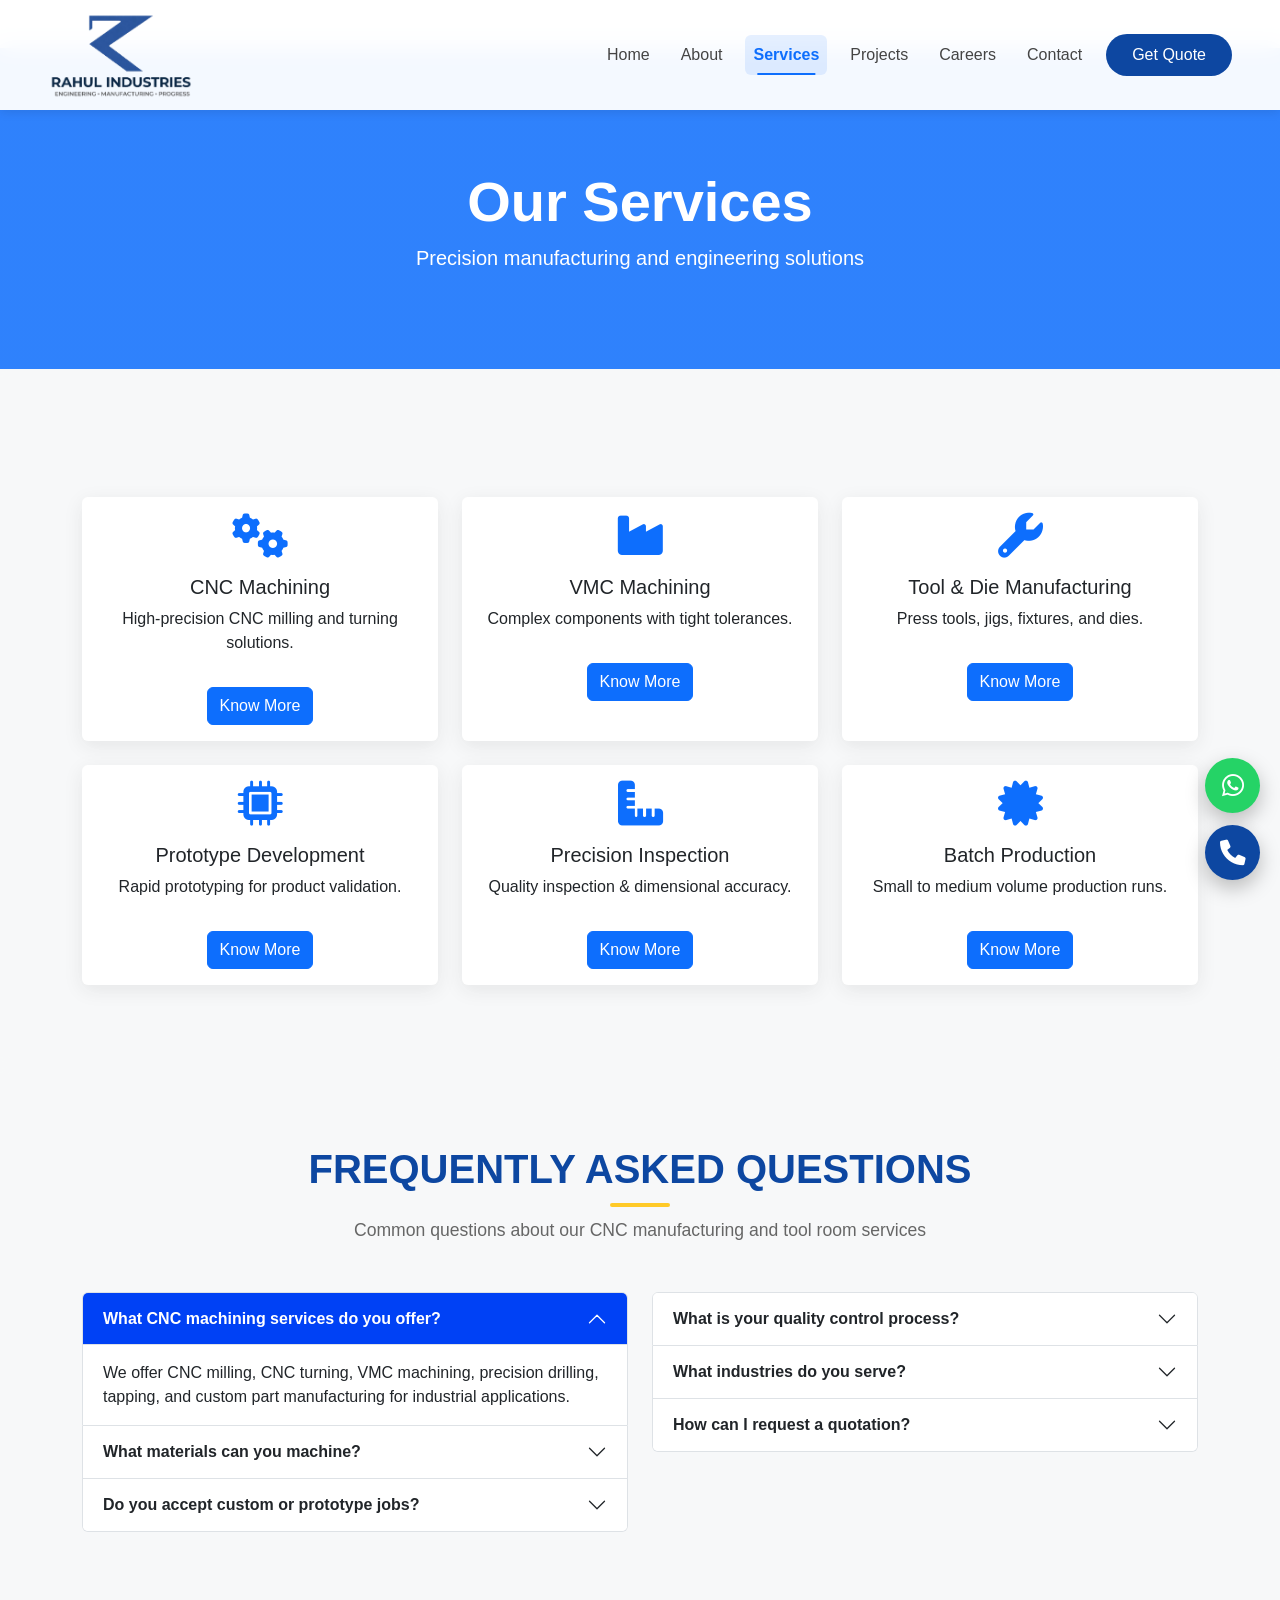
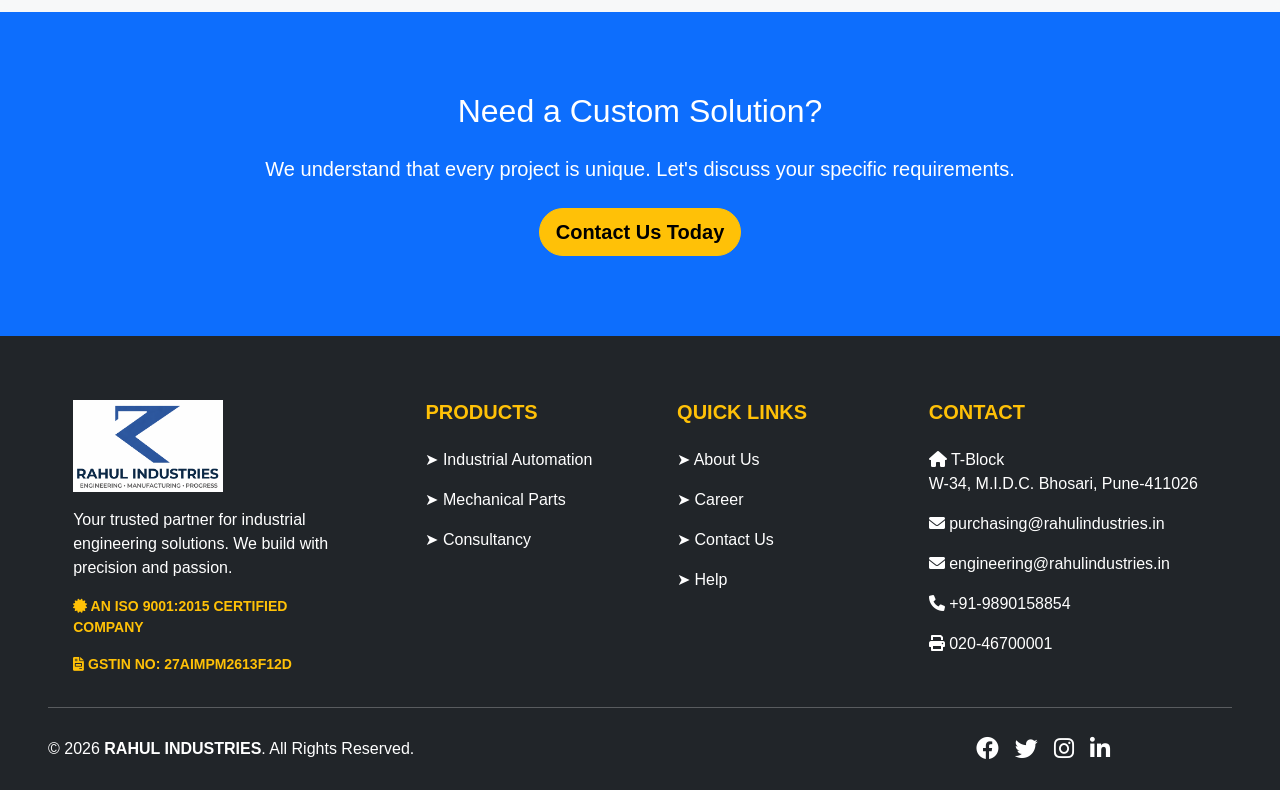
<file: services.html>
<!DOCTYPE html>
<html lang="en">

<head>
    <!-- SEO -->
    <meta charset="UTF-8">
    <meta name="viewport" content="width=device-width, initial-scale=1.0">
    <title>Our Services | RAHUL INDUSTRIES</title>
    <meta name="description"
        content="We provide CNC Machining, VMC Machining, Tool & Die Manufacturing, Prototype Development, and Batch Production services.">
    <meta name="keywords"
        content="CNC Machining Services, VMC Machining, Tool and Die Making, Prototype Development, Batch Production, RAHUL INDUSTRIES">
    <meta name="author" content="RAHUL INDUSTRIES">
    <link rel="canonical" href="https://rahulindustries.com/services.html" />

    <!-- Open Graph / Social -->
    <meta property="og:title" content="Our Services | RAHUL INDUSTRIES">
    <meta property="og:description"
        content="Explore our advanced manufacturing services including CNC, VMC, and custom tool & die making.">
    <meta property="og:type" content="website">
    <meta property="og:url" content="https://rahulindustries.com/services.html">
    <!-- Bootstrap 5 CSS -->
    <link href="https://cdn.jsdelivr.net/npm/bootstrap@5.3.0/dist/css/bootstrap.min.css" rel="stylesheet">
    <!-- FontAwesome -->
    <link href="https://cdnjs.cloudflare.com/ajax/libs/font-awesome/6.0.0/css/all.min.css" rel="stylesheet">
    <!-- AOS Animation -->
    <link href="https://unpkg.com/aos@2.3.1/dist/aos.css" rel="stylesheet">
    <!-- Custom CSS -->
    <link href="assets/css/style.css" rel="stylesheet">
    <link rel="stylesheet" href="/assets/css/services.css">
    <link rel="stylesheet" href="/assets/css/about.css">
    <style>
        .page-header-services {
            background: linear-gradient(rgba(0, 51, 102, 0.8), rgba(0, 51, 102, 0.8)), url('https://images.unsplash.com/photo-1581093588401-fbb62a02f120?auto=format&fit=crop&q=80');
            background-size: cover;
            background-position: center;
            color: white;
            padding: 100px 0;
            text-align: center;
        }
    </style>

    <!-- Favicon -->
    <link rel="icon" type="image/png" sizes="32x32" href="/assets/images/Rahul_Industries _Logo.png">
    <link rel="icon" type="image/png" sizes="16x16" href="/assets/images/Rahul_Industries _Logo.png">
    <link rel="apple-touch-icon" href="/assets/images/Rahul_Industries _Logo.png">

<body>

    <!-- ================= NAVBAR ================= -->
    <nav class="navbar navbar-expand-lg fixed-top">
        <div class="container-fluid px-4 px-lg-5">
            <a class="navbar-brand custom-logo" href="index.html">
                <div class="logo-container">
                    <img src="./assets/images/Rahul_Industries__Logo-removebg-preview.png" alt="Rahul Industries Logo"
                        class="logo-image">
                    <!-- <span class="company-name">RAHUL INDUSTRIES</span> -->
                </div>
            </a>
            <button class="navbar-toggler" type="button" data-bs-toggle="collapse" data-bs-target="#navbarNav">
                <span class="navbar-toggler-icon"></span>
            </button>
            <div class="collapse navbar-collapse" id="navbarNav">
                <ul class="navbar-nav ms-auto align-items-center">
                    <li class="nav-item"><a class="nav-link" href="index.html">Home</a></li>
                    <li class="nav-item"><a class="nav-link" href="about.html">About</a></li>
                    <li class="nav-item"><a class="nav-link" href="services.html">Services</a></li>
                    <li class="nav-item"><a class="nav-link" href="projects.html">Projects</a></li>
                    <li class="nav-item"><a class="nav-link" href="career.html">Careers</a></li>
                    <li class="nav-item"><a class="nav-link" href="contact.html">Contact</a></li>
                    <li class="nav-item ms-3">
                        <a href="contact.html" class="btn btn-cta">Get Quote</a>
                    </li>
                </ul>
            </div>
        </div>
    </nav>
    <!-- Page Header -->
    <header class="page-header mt-5">
        <div class="container" data-aos="fade-up">
            <h1 class="display-4 fw-bold">Our Services</h1>
            <p class="lead">Precision manufacturing and engineering solutions</p>
        </div>
    </header>

    <!-- Services Section -->
    <section class="section-padding bg-light">
        <div class="container">
            <div class="section-title text-center mb-5" data-aos="fade-up">
                <!-- <h2>Our Services</h2>
                <p>Precision manufacturing and engineering solutions</p> -->
            </div>

            <div class="row g-4">

                <!-- Service 1 -->
                <div class="col-lg-4 col-md-6" data-aos="fade-up">
                    <div class="card service-card h-100 text-center">
                        <div class="card-body">
                            <i class="fas fa-cogs service-icon"></i>
                            <h5 class="card-title mt-3">CNC Machining</h5>
                            <p class="card-text">
                                High-precision CNC milling and turning solutions.
                            </p>
                            <button class="btn btn-primary mt-3" data-bs-toggle="modal" data-bs-target="#cncMachining">
                                Know More
                            </button>
                        </div>
                    </div>
                </div>

                <!-- Service 2 -->
                <div class="col-lg-4 col-md-6" data-aos="fade-up">
                    <div class="card service-card h-100 text-center">
                        <div class="card-body">
                            <i class="fas fa-industry service-icon"></i>
                            <h5 class="card-title mt-3">VMC Machining</h5>
                            <p class="card-text">
                                Complex components with tight tolerances.
                            </p>
                            <button class="btn btn-primary mt-3" data-bs-toggle="modal" data-bs-target="#vmcMachining">
                                Know More
                            </button>
                        </div>
                    </div>
                </div>

                <!-- Service 3 -->
                <div class="col-lg-4 col-md-6" data-aos="fade-up">
                    <div class="card service-card h-100 text-center">
                        <div class="card-body">
                            <i class="fas fa-wrench service-icon"></i>
                            <h5 class="card-title mt-3">Tool & Die Manufacturing</h5>
                            <p class="card-text">
                                Press tools, jigs, fixtures, and dies.
                            </p>
                            <button class="btn btn-primary mt-3" data-bs-toggle="modal" data-bs-target="#toolDie">
                                Know More
                            </button>
                        </div>
                    </div>
                </div>

                <!-- Service 4 -->
                <div class="col-lg-4 col-md-6" data-aos="fade-up">
                    <div class="card service-card h-100 text-center">
                        <div class="card-body">
                            <i class="fas fa-microchip service-icon"></i>
                            <h5 class="card-title mt-3">Prototype Development</h5>
                            <p class="card-text">
                                Rapid prototyping for product validation.
                            </p>
                            <button class="btn btn-primary mt-3" data-bs-toggle="modal" data-bs-target="#prototype">
                                Know More
                            </button>
                        </div>
                    </div>
                </div>

                <!-- Service 5 -->
                <div class="col-lg-4 col-md-6" data-aos="fade-up">
                    <div class="card service-card h-100 text-center">
                        <div class="card-body">
                            <i class="fas fa-ruler-combined service-icon"></i>
                            <h5 class="card-title mt-3">Precision Inspection</h5>
                            <p class="card-text">
                                Quality inspection & dimensional accuracy.
                            </p>
                            <button class="btn btn-primary mt-3" data-bs-toggle="modal" data-bs-target="#inspection">
                                Know More
                            </button>
                        </div>
                    </div>
                </div>

                <!-- Service 6 -->
                <div class="col-lg-4 col-md-6" data-aos="fade-up">
                    <div class="card service-card h-100 text-center">
                        <div class="card-body">
                            <i class="fas fa-certificate service-icon"></i>
                            <h5 class="card-title mt-3">Batch Production</h5>
                            <p class="card-text">
                                Small to medium volume production runs.
                            </p>
                            <button class="btn btn-primary mt-3" data-bs-toggle="modal"
                                data-bs-target="#batchProduction">
                                Know More
                            </button>
                        </div>
                    </div>
                </div>

            </div>
        </div>
    </section>

    <!-- FAQ Section -->
    <section class="section-padding bg-light">
        <div class="container">
            <div class="section-title text-center mb-5" data-aos="fade-up">
                <h2>Frequently Asked Questions</h2>
                <p>Common questions about our CNC manufacturing and tool room services</p>
            </div>

            <div class="row">
                <!-- Column 1 -->
                <div class="col-md-6">
                    <div class="accordion" id="faqLeft">

                        <div class="accordion-item">
                            <h2 class="accordion-header" id="faq1">
                                <button class="accordion-button" type="button" data-bs-toggle="collapse"
                                    data-bs-target="#faqCollapse1">
                                    What CNC machining services do you offer?
                                </button>
                            </h2>
                            <div id="faqCollapse1" class="accordion-collapse collapse show" data-bs-parent="#faqLeft">
                                <div class="accordion-body">
                                    We offer CNC milling, CNC turning, VMC machining, precision drilling, tapping,
                                    and custom part manufacturing for industrial applications.
                                </div>
                            </div>
                        </div>

                        <div class="accordion-item">
                            <h2 class="accordion-header" id="faq2">
                                <button class="accordion-button collapsed" type="button" data-bs-toggle="collapse"
                                    data-bs-target="#faqCollapse2">
                                    What materials can you machine?
                                </button>
                            </h2>
                            <div id="faqCollapse2" class="accordion-collapse collapse" data-bs-parent="#faqLeft">
                                <div class="accordion-body">
                                    We machine mild steel, stainless steel, aluminum, brass, copper, alloy steel,
                                    engineering plastics, and special metals as per customer drawings.
                                </div>
                            </div>
                        </div>

                        <div class="accordion-item">
                            <h2 class="accordion-header" id="faq3">
                                <button class="accordion-button collapsed" type="button" data-bs-toggle="collapse"
                                    data-bs-target="#faqCollapse3">
                                    Do you accept custom or prototype jobs?
                                </button>
                            </h2>
                            <div id="faqCollapse3" class="accordion-collapse collapse" data-bs-parent="#faqLeft">
                                <div class="accordion-body">
                                    Yes, we specialize in custom jobs, prototypes, small batch production,
                                    and high-precision components as per client specifications.
                                </div>
                            </div>
                        </div>

                    </div>
                </div>

                <!-- Column 2 -->
                <div class="col-md-6">
                    <div class="accordion" id="faqRight">

                        <div class="accordion-item">
                            <h2 class="accordion-header" id="faq4">
                                <button class="accordion-button collapsed" type="button" data-bs-toggle="collapse"
                                    data-bs-target="#faqCollapse4">
                                    What is your quality control process?
                                </button>
                            </h2>
                            <div id="faqCollapse4" class="accordion-collapse collapse" data-bs-parent="#faqRight">
                                <div class="accordion-body">
                                    We follow strict quality checks including dimensional inspection,
                                    surface finish verification, and final testing to ensure zero-defect delivery.
                                </div>
                            </div>
                        </div>

                        <div class="accordion-item">
                            <h2 class="accordion-header" id="faq5">
                                <button class="accordion-button collapsed" type="button" data-bs-toggle="collapse"
                                    data-bs-target="#faqCollapse5">
                                    What industries do you serve?
                                </button>
                            </h2>
                            <div id="faqCollapse5" class="accordion-collapse collapse" data-bs-parent="#faqRight">
                                <div class="accordion-body">
                                    We serve automotive, aerospace, electrical, industrial machinery,
                                    fabrication units, and OEM manufacturers across India.
                                </div>
                            </div>
                        </div>

                        <div class="accordion-item">
                            <h2 class="accordion-header" id="faq6">
                                <button class="accordion-button collapsed" type="button" data-bs-toggle="collapse"
                                    data-bs-target="#faqCollapse6">
                                    How can I request a quotation?
                                </button>
                            </h2>
                            <div id="faqCollapse6" class="accordion-collapse collapse" data-bs-parent="#faqRight">
                                <div class="accordion-body">
                                    You can contact us through our inquiry form, email, or phone.
                                    Share your drawings or specifications, and our team will provide a quick quotation.
                                </div>
                            </div>
                        </div>

                    </div>
                </div>
            </div>
        </div>
    </section>

    <!-- ================= FLOATING ACTION BUTTONS ================= -->
    <div class="floating-actions">

        <!-- WhatsApp Button -->
        <a href="https://wa.me/919890158854" target="_blank" class="fab-btn whatsapp" aria-label="Chat on WhatsApp">
            <i class="fab fa-whatsapp"></i>
        </a>

        <!-- Call Button -->
        <a href="tel:+91-9890158854" class="fab-btn call" aria-label="Call Us">
            <i class="fas fa-phone"></i>
        </a>

    </div>



    <!-- CTA Section -->
    <section class="section-padding bg-primary text-white text-center">
        <div class="container" data-aos="zoom-in">
            <h2 class="mb-4">Need a Custom Solution?</h2>
            <p class="lead mb-4">We understand that every project is unique. Let's discuss your specific requirements.
            </p>
            <a href="contact.html" class="btn btn-warning btn-lg rounded-pill fw-bold">Contact Us Today</a>
        </div>
    </section>

    <!-- ================= FOOTER ================= -->
    <footer class="bg-dark text-white pt-5 pb-4">
        <div class="container-fluid px-4 px-lg-5 text-center text-md-start">
            <div class="row text-center text-md-start">
                <div class="col-md-3 col-lg-3 col-xl-3 mx-auto mt-3">
                    <img src="./assets/images/Rahul_Industries _Logo.png" alt="Rahul Industries Logo"
                        class="footer-logo mb-3" loading="lazy">
                    <p>Your trusted partner for industrial engineering solutions. We build with precision and
                        passion.
                    </p>
                    <p class="text-warning small fw-bold mt-2"><i class="fas fa-certificate mr-2"></i> AN ISO 9001:2015
                        CERTIFIED COMPANY</p>
                    <p class="text-warning small fw-bold mt-1"><i class="fas fa-file-invoice mr-2"></i> GSTIN NO:
                        27AIMPM2613F12D</p>
                </div>

                <div class="col-md-2 col-lg-2 col-xl-2 mx-auto mt-3">
                    <h5 class="text-uppercase mb-4 fw-bold text-warning">Products</h5>
                    <p><a href="services.html" class="text-white" style="text-decoration: none;">Industrial
                            Automation</a></p>
                    <p><a href="services.html" class="text-white" style="text-decoration: none;">Mechanical Parts</a>
                    </p>
                    <p><a href="services.html" class="text-white" style="text-decoration: none;">Consultancy</a></p>
                </div>

                <div class="col-md-3 col-lg-2 col-xl-2 mx-auto mt-3">
                    <h5 class="text-uppercase mb-4 fw-bold text-warning">Quick Links</h5>
                    <p><a href="about.html" class="text-white" style="text-decoration: none;">About Us</a></p>
                    <p><a href="career.html" class="text-white" style="text-decoration: none;">Career</a></p>
                    <p><a href="contact.html" class="text-white" style="text-decoration: none;">Contact Us</a></p>
                    <p><a href="#" class="text-white" style="text-decoration: none;">Help</a></p>
                </div>

                <div class="col-md-4 col-lg-3 col-xl-3 mx-auto mt-3">
                    <h5 class="text-uppercase mb-4 fw-bold text-warning">Contact</h5>
                    <p><i class="fas fa-home mr-3"></i> T-Block <br>W-34, M.I.D.C. Bhosari, Pune-411026 </p>
                    <p><i class="fas fa-envelope mr-3"></i> purchasing@rahulindustries.in</p>
                    <p><i class="fas fa-envelope mr-3"></i> engineering@rahulindustries.in</p>
                    <p><i class="fas fa-phone mr-3"></i> +91-9890158854</p>
                    <p><i class="fas fa-print mr-3"></i> 020-46700001</p>
                    <!-- <p class="small text-secondary mt-2">ISO Registration No: 12345-ABC-678</p> -->
                </div>
            </div>

            <hr class="mb-4">

            <div class="row align-items-center">
                <div class="col-12 col-md-7 col-lg-8 text-center text-md-start">
                    <p class="mb-3 mb-md-0">© 2026 <strong>RAHUL INDUSTRIES</strong>. All Rights Reserved.</p>
                </div>
                <div class="col-12 col-md-5 col-lg-4">
                    <div class="text-center social-links">
                        <ul class="list-unstyled d-flex justify-content-center gap-3 mb-0 p-0">
                            <li><a href="https://www.facebook.com/" class="btn-floating btn-sm text-white"
                                    style="font-size: 23px;"><i class="fab fa-facebook"></i></a></li>
                            <li><a href="https://twitter.com/" class="btn-floating btn-sm text-white"
                                    style="font-size: 23px;"><i class="fab fa-twitter"></i></a></li>
                            <li><a href="https://www.instagram.com/" class="btn-floating btn-sm text-white"
                                    style="font-size: 23px;"><i class="fab fa-instagram"></i></a></li>
                            <li><a href="https://www.linkedin.com/" class="btn-floating btn-sm text-white"
                                    style="font-size: 23px;"><i class="fab fa-linkedin-in"></i></a></li>
                        </ul>
                    </div>
                </div>
            </div>
        </div>
    </footer>
    <!-- CNC Machining Modal -->
    <div class="modal fade" id="cncMachining" tabindex="-1">
        <div class="modal-dialog modal-lg modal-dialog-centered">
            <div class="modal-content">
                <div class="modal-header">
                    <h5 class="modal-title">CNC Machining</h5>
                    <button type="button" class="btn-close" data-bs-dismiss="modal"></button>
                </div>
                <div class="modal-body">
                    <p>
                        We provide high-precision CNC machining services using advanced CNC lathes and machining
                        centers.
                        Our capabilities include aluminum, mild steel, stainless steel, brass, and alloy steels.
                    </p>
                    <ul>
                        <li>2-Axis & Multi-Axis CNC Turning</li>
                        <li>Tight tolerance machining (±0.01 mm)</li>
                        <li>Automotive & industrial components</li>
                        <li>Consistent repeatability</li>
                    </ul>
                </div>
            </div>
        </div>
    </div>

    <!-- VMC Machining Modal -->
    <div class="modal fade" id="vmcMachining" tabindex="-1">
        <div class="modal-dialog modal-lg modal-dialog-centered">
            <div class="modal-content">
                <div class="modal-header">
                    <h5 class="modal-title">VMC Machining</h5>
                    <button type="button" class="btn-close" data-bs-dismiss="modal"></button>
                </div>
                <div class="modal-body">
                    <p>
                        Our Vertical Machining Centers (VMC) deliver complex profiles, slots, and precision drilling
                        with
                        excellent surface finish.
                    </p>
                    <ul>
                        <li>3-Axis VMC operations</li>
                        <li>Complex component machining</li>
                        <li>Jigs, fixtures & custom parts</li>
                        <li>High dimensional accuracy</li>
                    </ul>
                </div>
            </div>
        </div>
    </div>

    <!-- Tool & Die Modal -->
    <div class="modal fade" id="toolDie" tabindex="-1">
        <div class="modal-dialog modal-lg modal-dialog-centered">
            <div class="modal-content">
                <div class="modal-header">
                    <h5 class="modal-title">Tool & Die Manufacturing</h5>
                    <button type="button" class="btn-close" data-bs-dismiss="modal"></button>
                </div>
                <div class="modal-body">
                    <p>
                        We design and manufacture high-quality press tools, dies, jigs, and fixtures to support
                        efficient
                        mass production.
                    </p>
                    <ul>
                        <li>Press tools & dies</li>
                        <li>Assembly jigs & fixtures</li>
                        <li>Custom tool room solutions</li>
                        <li>Long service life tools</li>
                    </ul>
                </div>
            </div>
        </div>
    </div>

    <!-- Prototype Modal -->
    <div class="modal fade" id="prototype" tabindex="-1">
        <div class="modal-dialog modal-lg modal-dialog-centered">
            <div class="modal-content">
                <div class="modal-header">
                    <h5 class="modal-title">Prototype Development</h5>
                    <button type="button" class="btn-close" data-bs-dismiss="modal"></button>
                </div>
                <div class="modal-body">
                    <p>
                        We support rapid prototype development to help customers validate designs before full-scale
                        production.
                    </p>
                    <ul>
                        <li>Design verification</li>
                        <li>Low-volume prototype machining</li>
                        <li>Quick turnaround time</li>
                    </ul>
                </div>
            </div>
        </div>
    </div>

    <!-- Inspection Modal -->
    <div class="modal fade" id="inspection" tabindex="-1">
        <div class="modal-dialog modal-lg modal-dialog-centered">
            <div class="modal-content">
                <div class="modal-header">
                    <h5 class="modal-title">Precision Inspection</h5>
                    <button type="button" class="btn-close" data-bs-dismiss="modal"></button>
                </div>
                <div class="modal-body">
                    <p>
                        Quality assurance using precision measuring instruments to ensure compliance with engineering
                        drawings.
                    </p>
                    <ul>
                        <li>Vernier, micrometer & height gauge</li>
                        <li>Dimensional inspection reports</li>
                        <li>Quality control compliance</li>
                    </ul>
                </div>
            </div>
        </div>
    </div>

    <!-- Batch Production Modal -->
    <div class="modal fade" id="batchProduction" tabindex="-1">
        <div class="modal-dialog modal-lg modal-dialog-centered">
            <div class="modal-content">
                <div class="modal-header">
                    <h5 class="modal-title">Batch Production</h5>
                    <button type="button" class="btn-close" data-bs-dismiss="modal"></button>
                </div>
                <div class="modal-body">
                    <p>
                        We handle small to medium batch production with consistent quality and on-time delivery.
                    </p>
                    <ul>
                        <li>Repeat job production</li>
                        <li>Cost-effective manufacturing</li>
                        <li>Reliable delivery schedules</li>
                    </ul>
                </div>
            </div>
        </div>
    </div>


    <!-- Scripts -->
    <script defer src="https://cdn.jsdelivr.net/npm/bootstrap@5.3.0/dist/js/bootstrap.bundle.min.js"></script>
    <script defer src="https://unpkg.com/aos@2.3.1/dist/aos.js"></script>
    <script defer src="assets/js/script.js"></script>


</body>

</html>
</file>
<file: assets/css/style.css>
/* =========================================
   1. Variables & Global Styles
   ========================================= */
:root {
    --primary-color: #0d47a1;
    /* Deep Blue */
    --secondary-color: #ffca28;
    /* Industrial Amber */
    --accent-color: #e65100;
    /* Safety Orange */
    --dark-bg: #1a1a2e;
    /* Dark Blue-Grey */
    --light-bg: #f8f9fa;
    --text-color: #333;
    --glass-bg: rgba(255, 255, 255, 0.75);
    --glass-border: rgba(255, 255, 255, 0.4);
    --shadow: 0 8px 32px 0 rgba(31, 38, 135, 0.15);
}


html {
    scroll-behavior: smooth;
    scroll-padding-top: 90px;
}

/* ===== PAGE LOADER ===== */

#loader {
    position: fixed;
    width: 100%;
    height: 100%;
    background: #0f172a;
    display: flex;
    align-items: center;
    justify-content: center;
    z-index: 9999;
    flex-direction: column;
}

/* Gear animation */

.gear-loader {
    text-align: center;
    color: white;
}

.gear {
    font-size: 50px;
    margin: 10px;
    color: #f59e0b;
    animation: spin 3s linear infinite;
}

.gear2 {
    font-size: 70px;
    animation-direction: reverse;
}

.gear3 {
    font-size: 40px;
}

.loading-text {
    margin-top: 20px;
    font-size: 18px;
    letter-spacing: 2px;
    color: #ccc;
}

@keyframes spin {
    from {
        transform: rotate(0deg);
    }

    to {
        transform: rotate(360deg);
    }
}

body {
    font-family: 'Segoe UI', Roboto, "Helvetica Neue", Arial, sans-serif;
    color: var(--text-color);
    background-color: #f0f2f5;
    overflow-x: hidden;
}

body.parallax-bg {
    background-image: linear-gradient(rgba(240, 242, 245, 0.88), rgba(240, 242, 245, 0.95)), url('../images/Rahul\ Industries.png');
    background-attachment: fixed;
    background-position: center;
    background-size: cover;
}


a {
    transition: all 0.3s ease;
    text-decoration: none;
}




/* ===== LOGO DESIGN ===== */

.logo-image {
    width: auto;
    height: 90px;
    max-width: 250px;
    object-fit: contain;
    margin-right: 10px;
    transition: all 0.4s ease;
}

.logo {
    font-family: 'Orbitron', sans-serif;
    font-weight: 700;
    font-size: 22px;
    letter-spacing: 1px;
    display: flex;
    align-items: center;
    gap: 6px;
}

.logo-icon {
    color: #ff6a00;
    font-size: 26px;
}

.logo-main {
    color: #ff6a00;
}

.logo-sub {
    color: #1f2937;
}



/* Dark navbar background support */
.navbar.scrolled .logo-sub {
    color: white;
}

/* Sections */
.section-padding {
    padding: 80px 0;
    scroll-margin-top: 90px;
    position: relative;
    z-index: 1;
    /* Removed white background to let body bg show for glassmorphism */
}

.bg-light-custom {
    background-color: rgba(248, 249, 250, 0.85);
    backdrop-filter: blur(5px);
}

.bg-light {
    background-color: rgba(248, 249, 250, 0.85) !important;
    backdrop-filter: blur(5px);
}

/* =========================================
   2. Navbar
   ========================================= */



.custom-logo {
    text-decoration: none;
}

.logo-container {
    display: flex;
    align-items: center;
}

.logo-icon {
    font-size: 28px;
    color: #f39c12;
    margin-right: 10px;
}

.logo-text {
    display: flex;
    flex-direction: column;
    line-height: 1.1;
}

.company-name {
    font-size: 18px;
    font-weight: 700;
    color: #0c0477;
    letter-spacing: 1px;
}

.Tagline {
    font-size: 11px;
    color: #383838;
}

.navbar {
    background: rgba(255, 255, 255, 0.95) !important;
    backdrop-filter: blur(10px);
    box-shadow: 0 4px 10px rgba(0, 0, 0, 0.05);
    padding: 5px 0;
    transition: all 0.4s ease;
}

.navbar.nav-scrolled {
    background: rgba(255, 255, 255, 0.7) !important;
    padding: 3px 0;
    box-shadow: 0 4px 20px rgba(0, 0, 0, 0.1);
}

.navbar.nav-scrolled .logo-image {
    height: 65px;
    filter: drop-shadow(0 0 8px rgba(255, 255, 255, 0.8));
    transform: translateX(25px);
}

.navbar-brand {
    font-weight: 700;
    font-size: 1.5rem;
    color: var(--primary-color) !important;
    letter-spacing: 1px;
}

.nav-link {
    font-weight: 600;
    color: #444 !important;
    margin-left: 15px;
    position: relative;
}

.nav-link::after {
    content: '';
    position: absolute;
    width: 0;
    height: 2px;
    bottom: 0;
    left: 0;
    background-color: var(--secondary-color);
    transition: width 0.3s;
}

.nav-link:hover::after {
    width: 100%;
}

.btn-cta {
    background-color: var(--primary-color);
    color: #fff !important;
    border-radius: 30px;
    padding: 8px 25px;
    transition: all 0.3s;
}

.btn-cta:hover {
    background-color: #08306b;
    transform: translateY(-2px);
    box-shadow: 0 5px 15px rgba(13, 71, 161, 0.3);
}



/* =========================================
   3. Hero Carousel
   ========================================= */



.hero-section {
    height: 100vh;
    position: relative;
    overflow: hidden;
}

.hero-video {
    position: absolute;
    top: 0;
    left: 0;
    width: 100%;
    height: 100%;
    object-fit: cover;
    z-index: 0;
}

.video-overlay {
    position: absolute;
    top: 0;
    left: 0;
    width: 100%;
    height: 100%;
    background: rgba(0, 0, 0, 0.5);
    z-index: 1;
}

.hero-content {
    position: relative;
    z-index: 2;
    height: 100%;
    display: flex;
    align-items: center;
    justify-content: center;
}

.hero-text h1 {
    color: white;
    font-size: 60px;
    font-weight: 700;
}

.hero-text p {
    color: white;
    font-size: 20px;
    margin-bottom: 25px;
}

/* =========================================
   4. Glassmorphism Cards
   ========================================= */
.card-hover {
    transition: transform 0.3s ease, box-shadow 0.3s ease;
    cursor: pointer;
}

.card-hover:hover {
    transform: translateY(-10px);
}

.glass-card {
    background: var(--glass-bg);
    backdrop-filter: blur(12px);
    -webkit-backdrop-filter: blur(12px);
    border: 1px solid var(--glass-border);
    border-radius: 16px;
    padding: 30px;
    box-shadow: var(--shadow);
    height: 100%;
    transition: all 0.4s ease;
    overflow: hidden;
    position: relative;
}

.glass-card:hover {
    background: rgba(255, 255, 255, 0.9);
    transform: translateY(-5px);
    box-shadow: 0 12px 40px rgba(31, 38, 135, 0.2);
}

.glass-card i {
    font-size: 3rem;
    color: var(--primary-color);
    margin-bottom: 20px;
    display: inline-block;
}

/* =========================================
   5. Section Titles
   ========================================= */
.section-title h2 {
    font-size: 2.5rem;
    font-weight: 800;
    color: var(--primary-color);
    text-transform: uppercase;
    margin-bottom: 10px;
    position: relative;
    display: inline-block;
}

.section-title h2::after {
    content: '';
    width: 60px;
    height: 4px;
    background: var(--secondary-color);
    display: block;
    margin: 10px auto 0;
    border-radius: 2px;
}

.section-title p {
    font-size: 1.1rem;
    color: #666;
}

/* ================= PARALLAX SECTION ================= */

.parallax-section {
    background-image: url('../images/common-types-of-CNC-machine-900x600\ \(1\).jpg');
    min-height: 450px;

    background-attachment: fixed;
    background-position: center;
    background-repeat: no-repeat;
    background-size: cover;

    display: flex;
    align-items: center;
    justify-content: center;
    position: relative;
}

.parallax-overlay {
    background: rgba(18, 38, 105, 0.65);
    width: 100%;
    height: 100%;
    display: flex;
    align-items: center;
    justify-content: center;
    padding: 80px 0;
}

.parallax-section h2 {
    font-size: 40px;
    font-weight: 700;
}

.parallax-section p {
    max-width: 700px;
    margin: auto;
}

/* =========================================
   6. Footer
   ========================================= */


.footer-logo {
    width: 150px;
    /* adjust size */
    height: auto;
}

footer:not(.blockquote-footer) {
    background: var(--dark-bg);
    color: #fff;
    padding-top: 50px;
}

footer:not(.blockquote-footer) a {
    color: #b0b0b0;
}

footer:not(.blockquote-footer) a:hover {
    color: var(--secondary-color);
    text-decoration: none;
}

.footer-bottom {
    border-top: 1px solid rgba(255, 255, 255, 0.1);
    padding: 20px 0;
    margin-top: 40px;
}

/* =========================================
   7. Responsive
   ========================================= */
@media (max-width: 768px) {
    .hero-slider .carousel-item {
        height: 70vh;
    }

    .carousel-caption h5 {
        font-size: 2rem;
    }

    .section-title h2 {
        font-size: 2rem;
    }

    .logo-image {
        height: 50px;
        max-width: 200px;
    }
}


@media (max-width: 768px) {
    .stats-section {
        margin-top: 0;
    }

    .section-padding {
        padding: 60px 0;
    }
}

/* =========================================
   8. Stats Section
   ========================================= */

section {
    position: relative;
    clear: both;
}

.stats-section {
    background: var(--primary-color);
    color: #fff;
    position: relative;
    overflow: hidden;
    z-index: 2;
    margin-top: -1px;
    /* removes thin gap issue */
}

#about {
    position: relative;
    z-index: 3;
}

.stat-box {
    text-align: center;
    padding: 20px;
    position: relative;
    z-index: 1;
}

.stat-box i {
    font-size: 2.5rem;
    margin-bottom: 15px;
    color: var(--secondary-color);
}

.stat-number {
    font-size: 3rem;
    font-weight: 800;
    display: block;
    line-height: 1;
    margin-bottom: 5px;
}

.stat-label {
    font-size: 1rem;
    text-transform: uppercase;
    letter-spacing: 1px;
    opacity: 0.9;
}

/* =========================================
   9. Why Choose Us
   ========================================= */
.feature-icon-box {
    display: flex;
    align-items: flex-start;
    margin-bottom: 30px;
}

.feature-icon-wrapper {
    flex-shrink: 0;
    width: 60px;
    height: 60px;
    background: rgba(13, 71, 161, 0.1);
    color: var(--primary-color);
    border-radius: 50%;
    display: flex;
    align-items: center;
    justify-content: center;
    font-size: 1.5rem;
    margin-right: 20px;
    transition: all 0.3s ease;
}

.feature-icon-box:hover .feature-icon-wrapper {
    background: var(--primary-color);
    color: #fff;
    transform: rotateY(360deg);
}

.feature-content h5 {
    font-weight: 700;
    margin-bottom: 5px;
}

.feature-content p {
    font-size: 0.95rem;
    color: #666;
    margin-bottom: 0;
}

/* =========================================
   10. Process Section
   ========================================= */
.process-step {
    text-align: center;
    position: relative;
    padding: 20px;
}

.step-number {
    width: 50px;
    height: 50px;
    background: var(--secondary-color);
    color: var(--primary-color);
    font-weight: 800;
    font-size: 1.25rem;
    border-radius: 50%;
    display: flex;
    align-items: center;
    justify-content: center;
    margin: 0 auto 20px;
    position: relative;
    z-index: 2;
    box-shadow: 0 5px 15px rgba(255, 202, 40, 0.4);
    transition: transform 0.3s ease-in-out;
}

.step-content h5 {
    font-weight: 700;
    margin-bottom: 10px;
}

.process-step:hover .step-number {
    transform: scale(1.15) translateY(-5px);
    box-shadow: 0 10px 25px rgba(255, 202, 40, 0.6);
}

/* Connecting line for desktop */
@media (min-width: 992px) {
    .process-step::after {
        content: '';
        position: absolute;
        top: 45px;
        right: -50%;
        width: 100%;
        height: 2px;
        background: #e0e0e0;
        z-index: 1;
    }

    .process-step:last-child::after {
        display: none;
    }
}

/* =========================================
   11. Call to Action (CTA)
   ========================================= */
.cta-section {
    background: linear-gradient(rgba(13, 71, 161, 0.9), rgba(13, 71, 161, 0.9)), url('https://images.unsplash.com/photo-1504917595217-d4dc5ebe6122?q=80&w=2070&auto=format&fit=crop');
    background-size: cover;
    background-attachment: fixed;
    background-position: center;
    color: #fff;
    text-align: center;
}

.cta-section h2 {
    color: #fff;
    font-size: 2.5rem;
    margin-bottom: 15px;
}


/* =====================================
   ABSOLUTE FORCE CENTER ALL HEADINGS
   ===================================== */
/* h1,
h2,
h3,
h4,
h5,
h6 {
    text-align: center !important;
    width: 100%;
} */


/* =====================================
   Reviews / Testimonials
   ===================================== */
#reviews .glass-card {
    padding: 40px;
}

.review-quote {
    font-size: 2.5rem;
    color: var(--secondary-color);
    margin-bottom: 20px;
}

.review-text {
    font-size: 1.1rem;
    color: #555;
    margin-bottom: 25px;
}

.review-name {
    font-weight: 700;
    color: var(--primary-color);
    margin-bottom: 5px;
}

.review-company {
    font-size: 0.9rem;
    color: #777;
}

/* Center carousel arrows */
#reviewCarousel .carousel-control-prev,
#reviewCarousel .carousel-control-next {
    width: 5%;
}


/* =====================================
   Floating WhatsApp & Call Buttons
   ===================================== */
.floating-actions {
    position: fixed;
    right: 20px;
    bottom: 20px;
    z-index: 9999;
    display: flex;
    flex-direction: column;
    gap: 12px;
}

.fab-btn {
    width: 55px;
    height: 55px;
    border-radius: 50%;
    color: #fff;
    font-size: 1.6rem;
    display: flex;
    align-items: center;
    justify-content: center;
    box-shadow: 0 8px 20px rgba(0, 0, 0, 0.25);
    transition: all 0.3s ease;
}

.fab-btn:hover {
    transform: scale(1.15);
    animation: none;
}

/* WhatsApp */
.fab-btn.whatsapp {
    background-color: #25D366;
    animation: pulse-pop 2s infinite;
}

/* Call */
.fab-btn.call {
    background-color: var(--primary-color);
    animation: pulse-pop-call 2s infinite 1s;
    /* 1s offset so they alternate */
}

@keyframes pulse-pop {
    0% {
        transform: scale(1);
        box-shadow: 0 0 0 0 rgba(37, 211, 102, 0.7);
    }

    70% {
        transform: scale(1.15);
        box-shadow: 0 0 0 15px rgba(37, 211, 102, 0);
    }

    100% {
        transform: scale(1);
        box-shadow: 0 0 0 0 rgba(37, 211, 102, 0);
    }
}

@keyframes pulse-pop-call {
    0% {
        transform: scale(1);
        box-shadow: 0 0 0 0 rgba(12, 4, 119, 0.7);
    }

    70% {
        transform: scale(1.15);
        box-shadow: 0 0 0 15px rgba(12, 4, 119, 0);
    }

    100% {
        transform: scale(1);
        box-shadow: 0 0 0 0 rgba(12, 4, 119, 0);
    }
}



/* ===============================
   Mobile Fixes
   =============================== */
@media (max-width: 768px) {

    /* Prevent floating buttons from overlapping footer content */
    footer {
        padding-bottom: 90px !important;
    }

    /* Reduce padding on mobile so cards don't become excessively tall */
    #reviews .glass-card {
        padding: 20px;
    }
}

/* ===============================
   Custom Webkit Scrollbar
   =============================== */
::-webkit-scrollbar {
    width: 10px;
    background-color: #f5f5f5;
}

::-webkit-scrollbar-track {
    background-color: #f5f5f5;
    border-radius: 10px;
}

::-webkit-scrollbar-thumb {
    background-color: #c1c1c1;
    border-radius: 10px;
    border: 2px solid #f5f5f5;
}

::-webkit-scrollbar-thumb:hover {
    background-color: var(--primary-color);
}

.navbar .nav-link {
    position: relative;
    font-weight: 500;
    color: #333;
    padding: 8px 15px;
    transition: color 0.3s ease;
}

.navbar .nav-link:hover {
    color: #0d6efd;
    /* Primary blue */
}

/* Active page */
.navbar .nav-link.active {
    color: #0d6efd;
    font-weight: 600;
}

/* Underline effect for active & hover */
.navbar .nav-link::after {
    content: "";
    position: absolute;
    left: 50%;
    bottom: 0;
    width: 0;
    height: 2px;
    background-color: #0d6efd;
    transition: all 0.3s ease;
    transform: translateX(-50%);
}

.navbar .nav-link:hover::after,
.navbar .nav-link.active::after {
    width: 70%;
}

/* ===============================
   BOOTSTRAP 5 NAVBAR ACTIVE FIX
   =============================== */

.navbar-nav .nav-link {
    color: #333;
    font-weight: 500;
}

.navbar-nav .nav-link.active {
    color: #0d6efd !important;
    font-weight: 600;
    background-color: rgba(13, 110, 253, 0.1);
    border-radius: 6px;
}

.project-card {
    position: relative;
    overflow: hidden;
    border-radius: 12px;
    box-shadow: 0 10px 25px rgba(0, 0, 0, 0.15);
    cursor: pointer;
}

.project-card img {
    width: 100%;
    height: 260px;
    object-fit: cover;
    transition: transform 0.5s ease;
}

.project-card:hover img {
    transform: scale(1.1);
}

.project-overlay {
    position: absolute;
    inset: 0;
    background: rgba(0, 0, 0, 0.65);
    color: #fff;
    display: flex;
    flex-direction: column;
    justify-content: center;
    align-items: center;
    text-align: center;
    opacity: 0;
    padding: 20px;
    transition: opacity 0.4s ease;
}

.project-card:hover .project-overlay {
    opacity: 1;
}

.project-overlay h5 {
    font-weight: 600;
    margin-bottom: 10px;
}

.project-overlay p {
    font-size: 0.9rem;
}


@media (max-width: 480px) {

    /* Force the main navbar to stay within the screen */
    .navbar {
        width: 100% !important;
        max-width: 100vw !important;
        padding-left: 10px !important;
        padding-right: 10px !important;
        box-sizing: border-box !important;
        overflow: hidden !important;
    }

    /* This container usually causes the overflow if it has a fixed width */
    .navbar .container,
    .navbar .container-fluid {
        display: flex !important;
        justify-content: space-between !important;
        align-items: center !important;
        width: 100% !important;
        padding: 0 !important;
        margin: 0 !important;
    }

    /* Prevent the text from pushing the button off-screen */
    .company-name {
        font-size: 13px !important;
        max-width: 60% !important;
        /* Forces the name to stay on the left */
        word-wrap: break-word;
    }

    /* Ensure the toggle button stays on the right edge */
    .navbar-toggler,
    .navbar-toggler-icon {
        margin-right: 0 !important;
        padding: 5px !important;
        flex-shrink: 0 !important;
        /* Prevents the button from being squashed */
    }
}

/* ================= HERO CAROUSEL MOBILE OPTIMIZATION ================= */

@media (max-width: 480px) {

    /* Center the hero content and add safe padding */
    .hero-text {
        padding: 0 20px !important;
        display: flex;
        flex-direction: column;
        justify-content: center;
        align-items: center;
        height: 100%;
        /* Ensure it uses the full height of the item */
    }

    /* Scale down the main heading */
    .hero-text h1 {
        font-size: 26px !important;
        /* Smaller, punchier size for mobile */
        line-height: 1.2 !important;
        margin-bottom: 15px !important;
        font-weight: 700;
    }

    /* Adjust the description text */
    .hero-text p {
        font-size: 15px !important;
        line-height: 1.4 !important;
        margin-bottom: 25px !important;
        max-width: 90%;
        /* Keeps text from hitting the very edges */
        margin-left: auto;
        margin-right: auto;
    }

    /* Resize the buttons for better thumb-tap ergonomics */
    .hero-text .btn {
        font-size: 14px !important;
        padding: 10px 25px !important;
        width: auto !important;
        /* Prevents button from stretching full-width unless desired */
        display: inline-block;
    }

    /* Ensure the carousel item itself doesn't overflow */
    .carousel-item {
        height: 80vh;
        /* Adjust height based on your design preference */
        min-height: 400px;
    }

    .whatsapp {
        bottom: 20px !important;
        background-color: #25d366 !important;
        color: white !important;
    }

    .call {
        bottom: 85px !important;
        /* 20px (gap) + 50px (button) + 15px (spacing) */
        background-color: #007bff !important;
        color: white !important;
    }


    body {
        overflow-x: hidden !important;
        width: 100vw !important;
    }
}

.inquiry-box {
    position: fixed;
    bottom: 20px;
    right: 20px;
    width: 280px;
    background: #fff;
    box-shadow: 0 5px 20px rgba(0, 0, 0, 0.2);
    border-radius: 10px;
    display: none;
    z-index: 9999;
    animation: fadeInUp 0.5s ease;
}

.inquiry-header {
    background: #0d6efd;
    color: #fff;
    padding: 10px;
    border-radius: 10px 10px 0 0;
    display: flex;
    justify-content: space-between;
}

.inquiry-header button {
    background: none;
    border: none;
    color: #fff;
    font-size: 18px;
    cursor: pointer;
}

.inquiry-body {
    padding: 10px;
}

.inquiry-body textarea {
    width: 100%;
    height: 80px;
    resize: none;
    padding: 8px;
    margin-bottom: 10px;
    border-radius: 5px;
    border: 1px solid #ccc;
}

.inquiry-body button {
    width: 100%;
    background: #25D366;
    border: none;
    color: #fff;
    padding: 8px;
    border-radius: 5px;
    cursor: pointer;
}

/* Animation */
@keyframes fadeInUp {
    from {
        transform: translateY(50px);
        opacity: 0;
    }

    to {
        transform: translateY(0);
        opacity: 1;
    }
}

/* =========================================
   Industry Marquee Animation
   ========================================= */
.industry-marquee {
    width: 100%;
    overflow: hidden;
    white-space: nowrap;
    position: relative;
    padding: 20px 0;
}

.industry-marquee::before,
.industry-marquee::after {
    content: '';
    position: absolute;
    top: 0;
    width: 15rem;
    height: 100%;
    z-index: 2;
    pointer-events: none;
}

.industry-marquee::before {
    left: 0;
    background: linear-gradient(to right, #212529, transparent);
}

.industry-marquee::after {
    right: 0;
    background: linear-gradient(to left, #212529, transparent);
}

.industry-track {
    display: inline-flex;
    animation: scroll-industries 30s linear infinite;
}

.industry-track:hover {
    animation-play-state: paused;
}

.industry-item {
    display: inline-flex;
    flex-direction: column;
    align-items: center;
    justify-content: center;
    width: 250px;
    padding: 30px;
    margin: 0 15px;
    background: rgba(255, 255, 255, 0.05);
    border: 1px solid rgba(255, 255, 255, 0.1);
    border-radius: 12px;
    transition: transform 0.3s ease, background 0.3s ease;
    cursor: pointer;
}

.industry-item:hover {
    transform: translateY(-10px);
    background: rgba(255, 202, 40, 0.15);
    border-color: var(--secondary-color, #ffca28);
}

.industry-item h5 {
    margin-top: 15px;
    font-weight: 600;
    letter-spacing: 1px;
}

@keyframes scroll-industries {
    0% {
        transform: translateX(0);
    }

    100% {
        transform: translateX(calc(-250px * 8 - 30px * 8));
    }
}

@media (max-width: 768px) {

    .industry-marquee::before,
    .industry-marquee::after {
        width: 3rem;
    }

    .industry-item {
        width: 200px;
        padding: 20px;
        margin: 0 10px;
    }

    @keyframes scroll-industries {
        0% {
            transform: translateX(0);
        }

        100% {
            transform: translateX(calc(-200px * 8 - 20px * 8));
        }
    }
}

footer .col-md-2 a::before,
footer .col-md-3 a::before {
    content: "➤ ";
}


footer a {
    transition: all 0.3s ease;
}

footer a:hover {
    padding-left: 5px;
    color: #ffc107 !important;
}
</file>
<file: assets/css/about.css>
.page-header {
    background: linear-gradient(rgba(13, 110, 253, 0.85),
            rgba(13, 110, 253, 0.85)),
        url('https://images.unsplash.com/photo-1503387762-592deb58ef4e?auto=format&fit=crop&q=80');
    background-size: cover;
    background-position: center;
    color: #fff;
    padding: 120px 0 80px;
    text-align: center;
}

.mission-box {
    padding: 30px;
    background: #fff;
    border-radius: 10px;
    box-shadow: 0 5px 15px rgba(0, 0, 0, 0.1);
    height: 100%;
    transition: transform 0.3s;
}

.mission-box:hover {
    transform: translateY(-5px);
}

.team-card {
    border: none;
    box-shadow: 0 5px 15px rgba(0, 0, 0, 0.1);
    transition: 0.3s;
}

.team-card:hover {
    transform: translateY(-5px);
    box-shadow: 0 10px 20px rgba(0, 0, 0, 0.2);
}

.team-img-top {
    height: 300px;
    object-fit: cover;
}


/* ===== Navbar Consistency ===== */
.navbar {
    background-color: #ffffff;
    /* same as home */
    box-shadow: 0 2px 10px rgba(0, 0, 0, 0.1);
}

.navbar .nav-link {
    font-weight: 500;
    color: #333;
}

.navbar .nav-link.active,
.navbar .nav-link:hover {
    color: #0d6efd;
    /* Bootstrap primary */
}

.mission-box i {
    color: #0d6efd;
}

.border-warning {
    border-color: #ffc107 !important;
}

/* ===============================
   BOOTSTRAP 5 NAVBAR ACTIVE FIX
   =============================== */

.navbar-nav .nav-link {
    color: #333;
    font-weight: 500;
}

.navbar-nav .nav-link.active {
    color: #0d6efd !important;
    font-weight: 600;
    background-color: rgba(13, 110, 253, 0.1);
    border-radius: 6px;
}

/* Enforce a single font for the entire about page */
body,
h1,
h2,
h3,
h4,
h5,
h6,
p,
a,
span,
div,
li,
.logo,
.nav-link {
    font-family: 'Poppins', sans-serif !important;
}
</file>
<file: assets/css/projects.css>
body {
    padding-top: 73px;
    background-color: #f9fbfd;
}

/* HERO */
.project-section {
    height: 40vh;
    background: linear-gradient(rgba(0, 0, 0, 0.65), rgba(0, 0, 0, 0.65)),
        url('https://images.unsplash.com/photo-1581092335397-9583eb92d232');
    background-size: cover;
    background-position: center;
    display: flex;
    flex-direction: column;
    align-items: center;
    justify-content: center;
    text-align: center;
    color: #fff;
    position: relative;
    box-shadow: inset 0 -10px 20px rgba(0, 0, 0, 0.1);
}

.project-section h1 {
    font-size: 3.5rem;
    letter-spacing: 1px;
    margin-bottom: 10px;
}

.project-section {
    text-align: center;
}

.project-section .container {
    display: flex;
    flex-direction: column;
    align-items: center;
    justify-content: center;
}

.project-section p {
    font-size: 1.2rem;
    color: #e0e0e0;
    max-width: 600px;
    text-align: center;
}

.heading_center {
    text-align: center;
}

/* FILTER BUTTONS */
.filter-btn {
    border-radius: 50px;
    margin: 5px;
    padding: 8px 24px;
    font-weight: 500;
    transition: all 0.3s ease;
}

.filter-btn.active,
.filter-btn:hover {
    background: #0d6efd;
    color: #fff;
    box-shadow: 0 4px 10px rgba(13, 110, 253, 0.3);
}

/* PROJECT CARDS */
.project-cards-container {
    padding-bottom: 60px;
}

.project-card {
    transition: all 0.4s cubic-bezier(0.175, 0.885, 0.32, 1.275);
    background: #fff;
}

.project-card:hover {
    transform: translateY(-8px);
    box-shadow: 0 15px 35px rgba(0, 0, 0, 0.1) !important;
}

.card-img-wrapper {
    height: 240px;
}

.card-img-wrapper img {
    width: 100%;
    height: 100%;
    object-fit: cover;
    transition: transform 0.6s ease;
}

.project-card:hover .card-img-wrapper img {
    transform: scale(1.08);
}

.card-overlay {
    position: absolute;
    top: 0;
    left: 0;
    width: 100%;
    height: 100%;
    background: linear-gradient(to top, rgba(13, 110, 253, 0.2), transparent);
    opacity: 0;
    transition: opacity 0.4s ease;
}

.project-card:hover .card-overlay {
    opacity: 1;
}

.btn-know-more {
    font-weight: 500;
    transition: all 0.3s ease;
}

.project-card:hover .btn-know-more {
    background: #0d6efd;
    color: white;
}

/* MODALS */
.project-modal .modal-content {
    background-color: #fff;
}

.modal-img {
    height: 100%;
    min-height: 400px;
    /* fixed height for consistent look */
    object-fit: cover;
}

.project-modal .btn-close {
    opacity: 0.8;
    transition: opacity 0.2s, transform 0.2s;
}

.project-modal .btn-close:hover {
    opacity: 1;
    transform: scale(1.1);
}

.project-modal .badge {
    font-weight: 500;
    font-size: 0.85rem;
}

.project-modal ul li {
    font-size: 0.95rem;
    color: #555;
}

@media (max-width: 768px) {
    .modal-img {
        height: 250px;
        min-height: auto;
    }

    .project-section h1 {
        font-size: 2.5rem;
    }
}

/* SISTER COMPANY CTA SECTION */
.sister-company-cta {
    background-color: var(--primary-color, #0d47a1);
    position: relative;
    border-bottom: 5px solid var(--secondary-color, #ffca28) !important;
}

.cta-bg-overlay {
    background: linear-gradient(135deg, var(--primary-color, #0d47a1) 0%, #1a1a2e 100%);
    opacity: 0.95;
    z-index: 1;
}

.cta-accent {
    width: 30%;
    background: repeating-linear-gradient(
        45deg,
        rgba(255, 202, 40, 0.05),
        rgba(255, 202, 40, 0.05) 10px,
        transparent 10px,
        transparent 20px
    );
    z-index: 1;
    opacity: 0.7;
}

.hover-lift {
    transition: all 0.3s cubic-bezier(0.25, 0.8, 0.25, 1);
}

.hover-lift:hover {
    transform: translateY(-5px);
    box-shadow: 0 10px 25px rgba(255, 202, 40, 0.4) !important;
    background-color: #ffb300 !important;
}

.letter-spacing-1 {
    letter-spacing: 1px;
}
</file>
<file: assets/css/contact.css>
.btn-primary-custom {
    background-color: #093eb1;
    /* CNC orange */
    border: none;
    color: #fff;
    font-weight: 600;
    text-transform: uppercase;
    letter-spacing: 0.5px;
    transition: all 0.3s ease;
}

.btn-primary-custom:hover {
    background-color: #2ef507;
    transform: translateY(-1px);
}


.page-header-contact {
    background: linear-gradient(rgba(0, 51, 102, 0.8), rgba(0, 51, 102, 0.8)), url('https://images.unsplash.com/photo-1596524430615-b46476dd9fe8?auto=format&fit=crop&q=80');
    background-size: cover;
    background-position: center;
    color: white;
    padding: 100px 0;
    text-align: center;
}

.contact-info-box {
    padding: 30px;
    background: var(--light-bg);
    border-radius: 10px;
    height: 100%;
}

.contact-icon {
    width: 50px;
    height: 50px;
    background: var(--primary-color);
    color: white;
    line-height: 50px;
    text-align: center;
    border-radius: 50%;
    margin-right: 15px;
}

.location-section {
    background: #f8f9fa;
}

.location-section h2 {
    position: relative;
    display: inline-block;
}

.location-section h2::after {
    content: "";
    width: 60%;
    height: 3px;
    background: #ffc107;
    display: block;
    margin: 8px auto 0;
    border-radius: 5px;
}

/* Map Styling */
.map-wrapper {
    position: relative;
}

.map-wrapper iframe {
    filter: grayscale(20%);
}

/* Floating Info Card */
.map-card {
    position: absolute;
    top: 20px;
    right: 50px;
    background: white;
    padding: 15px;
    border-radius: 10px;
    max-width: 250px;
}

.map-card {
    background: rgba(255, 255, 255, 0.95);
    backdrop-filter: blur(8px);
    border-radius: 12px;
    padding: 20px;
    box-shadow: 0 10px 30px rgba(0, 0, 0, 0.15);
}

.map-wrapper iframe {
    transition: transform 0.4s ease;
}

.map-wrapper:hover iframe {
    transform: scale(1.02);
}

.map-card::before {
    content: "📍";
    position: absolute;
    top: -20px;
    left: 20px;
    font-size: 24px;
    animation: bounce 1.5s infinite;
}

@keyframes bounce {

    0%,
    100% {
        transform: translateY(0);
    }

    50% {
        transform: translateY(-5px);
    }
}

@media (max-width: 768px) {
    .map-card {
        position: static;
        margin: 15px;
        max-width: 100%;
    }
}

.map-card h5 {
    color: #333;
}

.map-card p {
    font-size: 14px;
    color: #555;
}
</file>
<file: assets/css/services.css>
.service-card {
    border: none;
    box-shadow: 0 5px 20px rgba(0, 0, 0, 0.08);
    transition: 0.3s ease;
}

.service-card:hover {
    transform: translateY(-5px);
}

.service-icon {
    font-size: 45px;
    color: #0d6efd;
}


.accordion-button {
    font-weight: 600;
}

.accordion-button:not(.collapsed) {
    background-color: #0041f5;
    color: #fff;
}

.accordion-button:not(.collapsed)::after {
    filter: brightness(0) invert(1);
}
</file>
